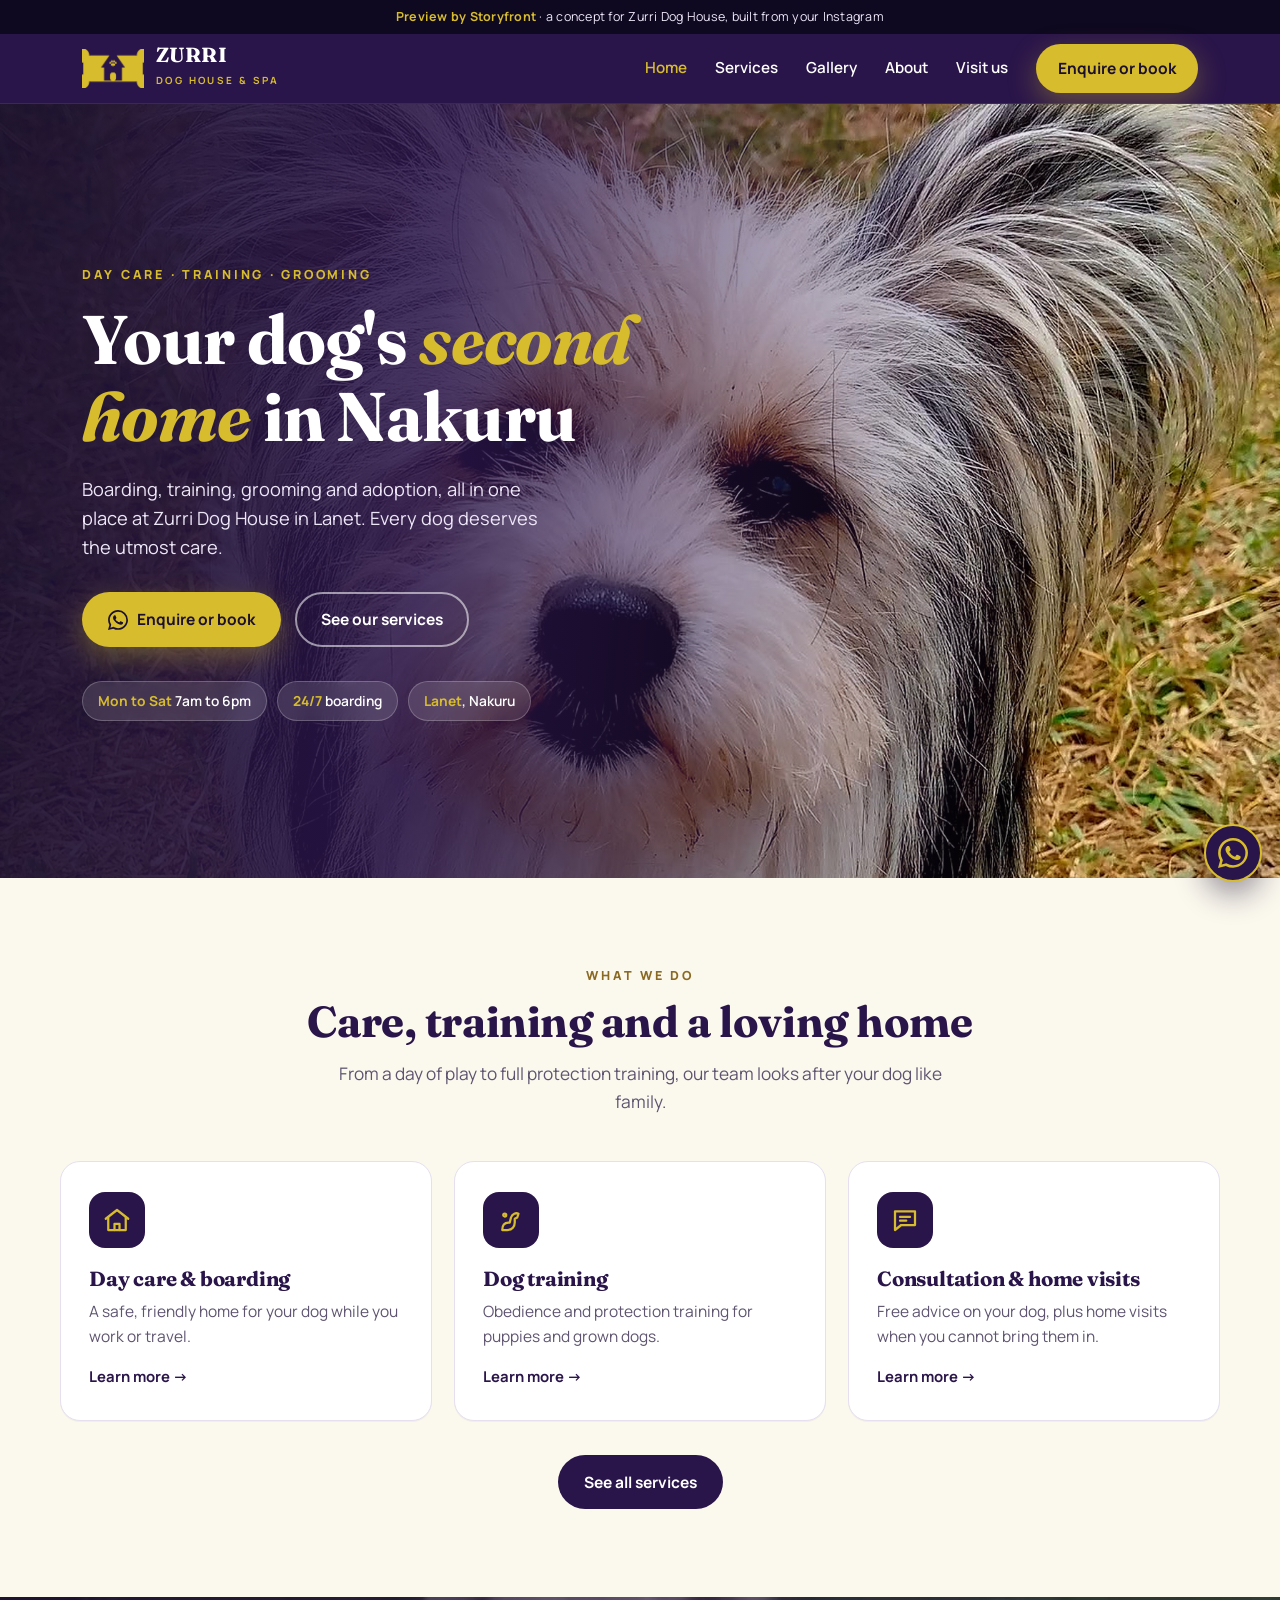
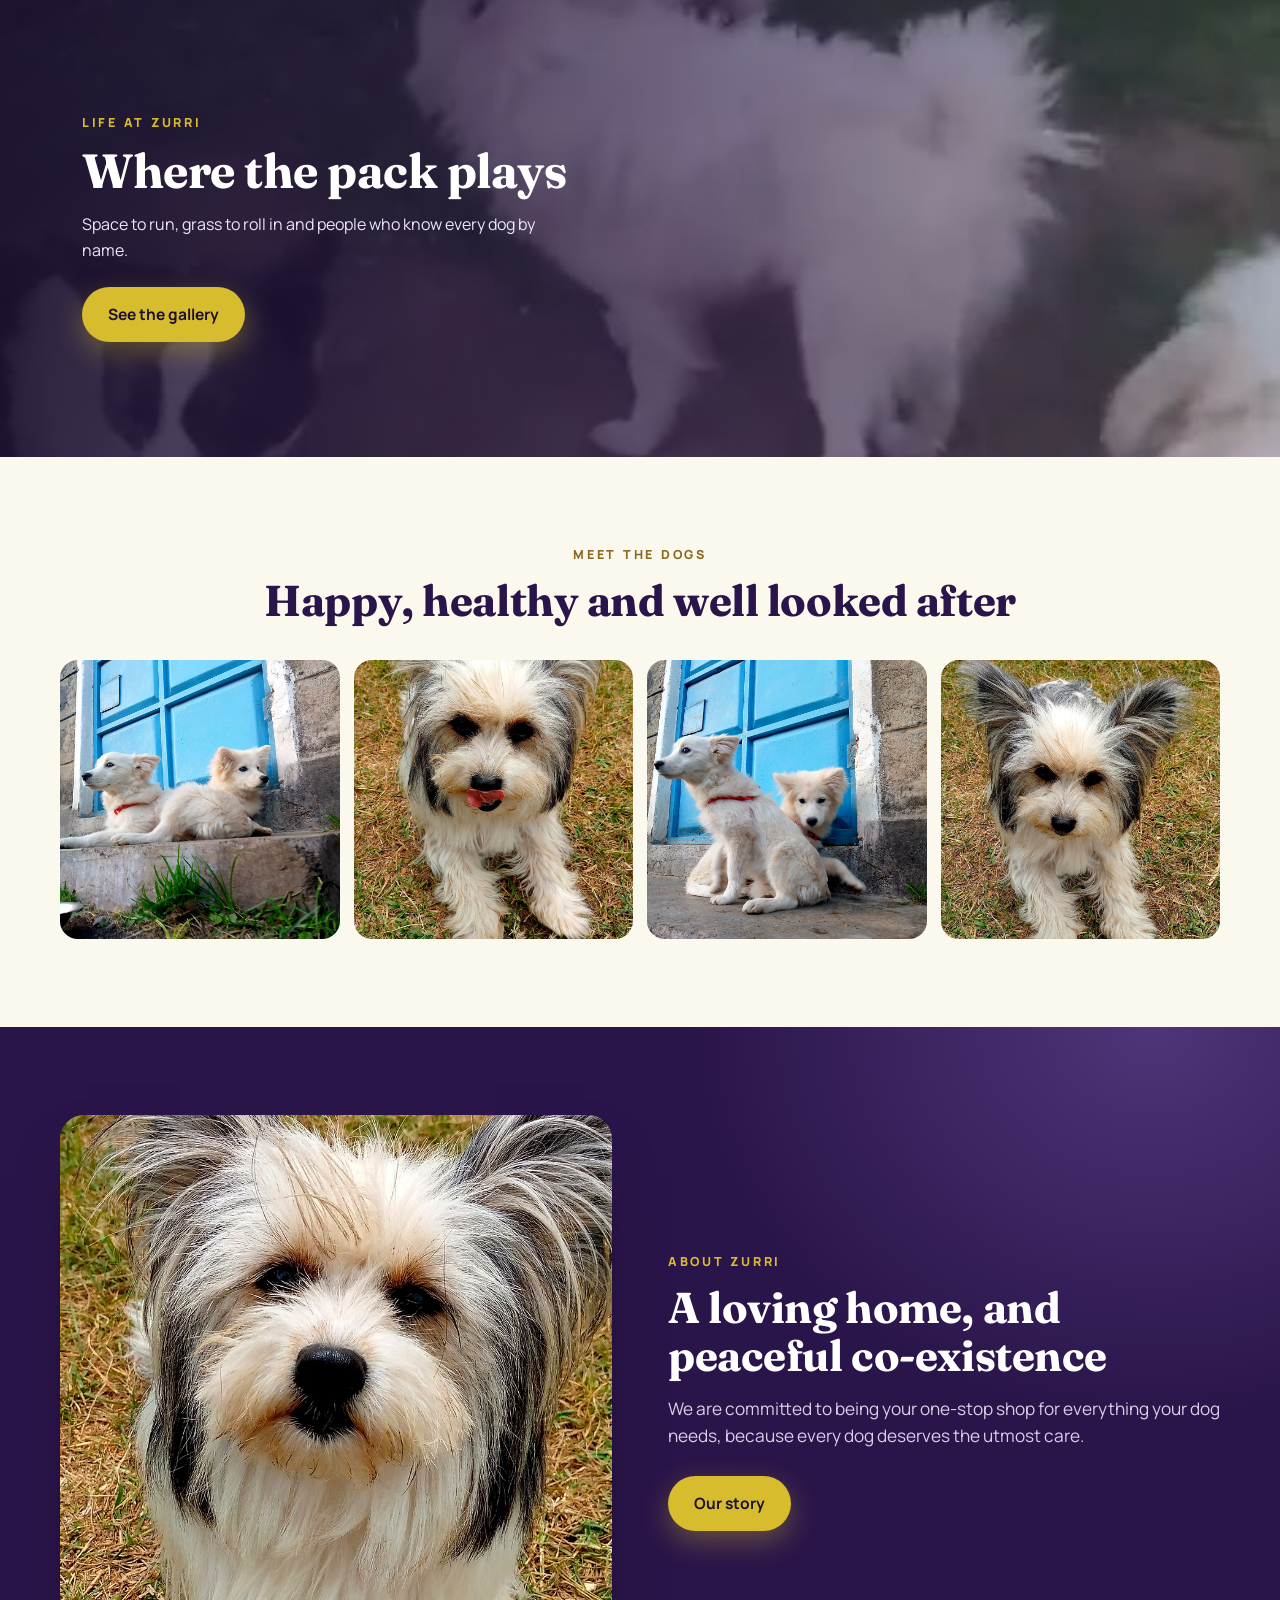
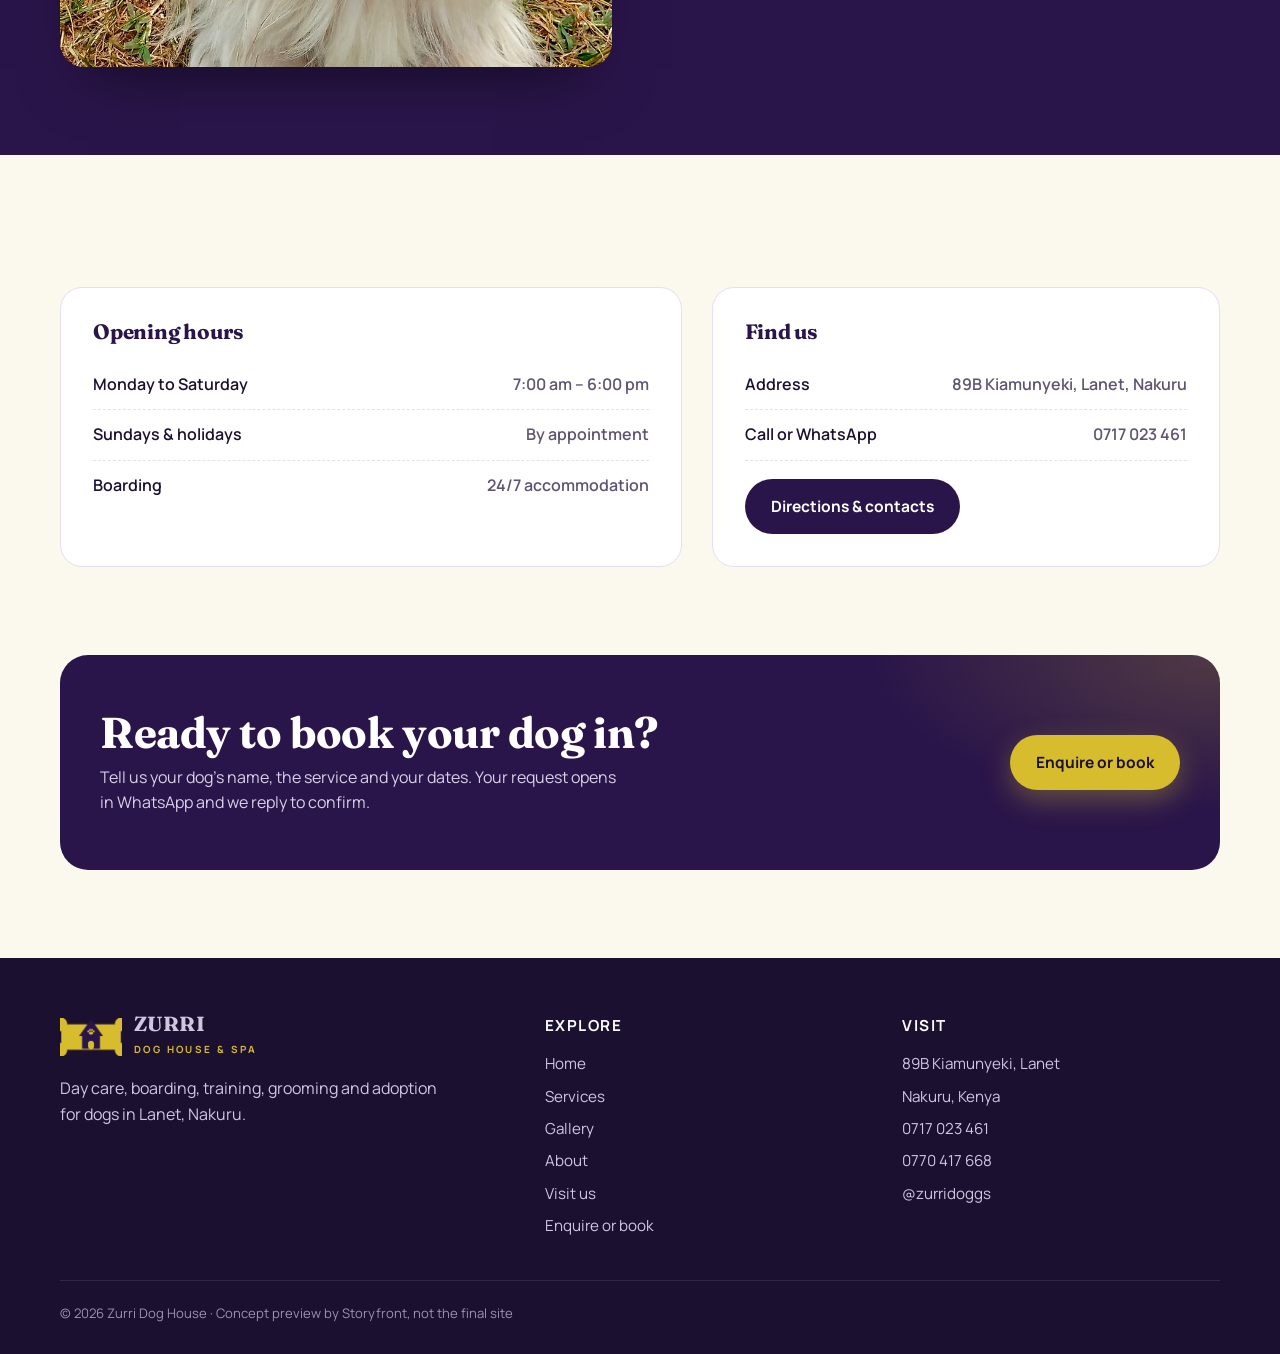
<file: index.html>
﻿<!DOCTYPE html>
<html lang="en"><head><meta charset="UTF-8"><meta name="viewport" content="width=device-width, initial-scale=1"><meta name="robots" content="noindex, nofollow">
<title>Zurri Dog House & Spa | Day care, training and grooming in Nakuru</title><meta name="description" content="Dog day care and boarding, training, grooming and adoption at Zurri Dog House, Lanet, Nakuru. Open Monday to Saturday, 7am to 6pm."><meta name="theme-color" content="#2A154A">
<link rel="canonical" href="https://storyfront-studio.github.io/zurri-dog-house-review/">
<meta property="og:type" content="website"><meta property="og:site_name" content="Zurri Dog House"><meta property="og:title" content="Zurri Dog House & Spa | Day care, training and grooming in Nakuru"><meta property="og:description" content="Dog day care and boarding, training, grooming and adoption at Zurri Dog House, Lanet, Nakuru. Open Monday to Saturday, 7am to 6pm."><meta property="og:url" content="https://storyfront-studio.github.io/zurri-dog-house-review/"><meta property="og:image" content="https://storyfront-studio.github.io/zurri-dog-house-review/assets/img/og-card.jpg"><meta property="og:image:width" content="1200"><meta property="og:image:height" content="630"><meta property="og:image:alt" content="Zurri Dog House and Spa, Lanet, Nakuru">
<meta name="twitter:card" content="summary_large_image"><meta name="twitter:title" content="Zurri Dog House & Spa | Day care, training and grooming in Nakuru"><meta name="twitter:description" content="Dog day care and boarding, training, grooming and adoption at Zurri Dog House, Lanet, Nakuru. Open Monday to Saturday, 7am to 6pm."><meta name="twitter:image" content="https://storyfront-studio.github.io/zurri-dog-house-review/assets/img/og-card.jpg">
<link rel="icon" type="image/png" sizes="32x32" href="assets/img/favicon-32.png"><link rel="apple-touch-icon" href="assets/img/favicon-180.png">
<link rel="preconnect" href="https://fonts.googleapis.com"><link rel="preconnect" href="https://fonts.gstatic.com" crossorigin>
<link href="https://fonts.googleapis.com/css2?family=Fraunces:ital,opsz,wght@0,9..144,600;0,9..144,700;1,9..144,600&family=Manrope:wght@400;500;600;700;800&display=swap" rel="stylesheet">
<link rel="stylesheet" href="assets/css/style.css"></head><body>
<div class="pv"><b>Preview by Storyfront</b> &middot; a concept for Zurri Dog House, built from your Instagram</div>
<header class="hdr"><div class="hdr-in"><a class="brand" href="index.html"><img src="assets/img/logo-badge.png" alt="Zurri Dog House logo"><span><b>ZURRI</b><small>Dog House &amp; Spa</small></span></a>
<nav class="nav" id="nav"><button class="nx" aria-label="Close menu">&times;</button><a href="index.html" class=on>Home</a><a href="services.html">Services</a><a href="gallery.html">Gallery</a><a href="about.html">About</a><a href="contact.html">Visit us</a><a class="btn btn-gold" href="enquire.html">Enquire or book</a></nav>
<button class="tg" aria-label="Open menu"><span></span><span></span><span></span></button></div></header>
<section class="hero"><div class="hero-in"><div class="hero-copy">
<span class="eyebrow">Day care &middot; Training &middot; Grooming</span>
<h1>Your dog's <em>second home</em> in Nakuru</h1>
<p>Boarding, training, grooming and adoption, all in one place at Zurri Dog House in Lanet. Every dog deserves the utmost care.</p>
<div class="ctas"><a class="btn btn-gold" href="enquire.html"><svg width="20" height="20" viewBox="0 0 24 24" fill="currentColor" aria-hidden="true"><path d="M17.5 14.4c-.3-.15-1.76-.87-2.03-.97-.27-.1-.47-.15-.67.15-.2.3-.77.97-.94 1.17-.17.2-.35.22-.65.07-.3-.15-1.26-.46-2.4-1.48-.89-.79-1.49-1.77-1.66-2.07-.17-.3-.02-.46.13-.61.14-.13.3-.35.45-.52.15-.17.2-.3.3-.5.1-.2.05-.37-.02-.52-.08-.15-.68-1.63-.93-2.23-.24-.58-.49-.5-.67-.51h-.57c-.2 0-.52.07-.8.37-.27.3-1.04 1.02-1.04 2.5 0 1.47 1.07 2.9 1.22 3.1.15.2 2.1 3.2 5.1 4.49.71.3 1.27.49 1.7.63.72.23 1.37.2 1.88.12.58-.09 1.76-.72 2.01-1.42.25-.7.25-1.29.17-1.42-.07-.12-.27-.2-.57-.35zM12.05 21.8h-.01a9.87 9.87 0 0 1-5.03-1.38l-.36-.21-3.74.98 1-3.64-.24-.37a9.83 9.83 0 0 1-1.51-5.26c0-5.44 4.43-9.87 9.89-9.87a9.82 9.82 0 0 1 6.98 2.9 9.82 9.82 0 0 1 2.9 6.99c0 5.44-4.44 9.86-9.88 9.86zm8.4-18.27A11.8 11.8 0 0 0 12.04 0C5.46 0 .1 5.35.1 11.92c0 2.1.55 4.15 1.6 5.96L0 24l6.28-1.65a11.93 11.93 0 0 0 5.76 1.47h.01c6.58 0 11.93-5.35 11.93-11.93a11.86 11.86 0 0 0-3.53-8.36z"/></svg> Enquire or book</a><a class="btn btn-line" href="services.html">See our services</a></div>
<div class="chips"><span class="chip"><b>Mon to Sat</b> 7am to 6pm</span><span class="chip"><b>24/7</b> boarding</span><span class="chip"><b>Lanet</b>, Nakuru</span></div></div></div></section>
<section class="sec"><div class="wrap ctr"><span class="eb2">What we do</span><h2>Care, training and a loving home</h2><p class="lead">From a day of play to full protection training, our team looks after your dog like family.</p></div><div class="wrap"><div class="grid"><article class="card rv"><div class="ic"><svg viewBox="0 0 24 24"><path d="M3 11l9-7 9 7"/><path d="M5 10v10h14V10"/><path d="M10 20v-5h4v5"/></svg></div><h3>Day care & boarding</h3><p>A safe, friendly home for your dog while you work or travel.</p><a class="more" href="services.html">Learn more &rarr;</a></article><article class="card rv"><div class="ic"><svg viewBox="0 0 24 24"><path d="M5 20c0-4 2-6 5-6h1l1-4c1-3 4-4 6-3l-1 3-2 1v3c0 3-2 6-6 6z"/><circle cx="7" cy="8" r="1.2"/></svg></div><h3>Dog training</h3><p>Obedience and protection training for puppies and grown dogs.</p><a class="more" href="services.html">Learn more &rarr;</a></article><article class="card rv"><div class="ic"><svg viewBox="0 0 24 24"><path d="M4 5h16v11H9l-5 4z"/><path d="M8 9.5h8M8 12.5h5"/></svg></div><h3>Consultation & home visits</h3><p>Free advice on your dog, plus home visits when you cannot bring them in.</p><a class="more" href="services.html">Learn more &rarr;</a></article></div><p class="ctr" style="margin-top:34px"><a class="btn btn-pur" href="services.html">See all services</a></p></div></section>
<section class="vband"><video autoplay muted loop playsinline preload="metadata" poster="assets/media/pack.jpg" aria-hidden="true"><source src="assets/media/pack.mp4" type="video/mp4"></video><div class="wrap" style="width:100%;padding:60px 22px"><span class="eb2" style="color:var(--gld)">Life at Zurri</span><h2>Where the pack plays</h2><p>Space to run, grass to roll in and people who know every dog by name.</p><a class="btn btn-gold" href="gallery.html">See the gallery</a></div></section>
<section class="sec"><div class="wrap ctr"><span class="eb2">Meet the dogs</span><h2>Happy, healthy and well looked after</h2><div class="strip"><img src="assets/img/g1.jpg" alt="Two white dogs resting on a doorstep" loading="lazy"><img src="assets/img/g2.jpg" alt="A cheeky terrier with its tongue out" loading="lazy"><img src="assets/img/g5.jpg" alt="Two white puppies by a blue door" loading="lazy"><img src="assets/img/g3.jpg" alt="A terrier with big ears" loading="lazy"></div></div></section>
<section class="sec band"><div class="wrap about"><div class="rv"><img src="assets/img/about.jpg" alt="A fluffy dog with big ears looking at the camera" loading="lazy"></div><div class="rv"><span class="eb2" style="color:var(--gld)">About Zurri</span><h2>A loving home, and peaceful co-existence</h2><p class="lead">We are committed to being your one-stop shop for everything your dog needs, because every dog deserves the utmost care.</p><p style="margin-top:26px"><a class="btn btn-gold" href="about.html">Our story</a></p></div></div></section>
<section class="sec"><div class="wrap"><div class="hours"><div class="box rv"><h3>Opening hours</h3><div class="row"><span>Monday to Saturday</span><span>7:00 am &ndash; 6:00 pm</span></div><div class="row"><span>Sundays &amp; holidays</span><span>By appointment</span></div><div class="row"><span>Boarding</span><span>24/7 accommodation</span></div></div>
<div class="box rv"><h3>Find us</h3><div class="row"><span>Address</span><span>89B Kiamunyeki, Lanet, Nakuru</span></div><div class="row"><span>Call or WhatsApp</span><span>0717 023 461</span></div><p style="margin-top:18px"><a class="btn btn-pur" href="contact.html">Directions &amp; contacts</a></p></div></div></div></section>
<section class="sec" style="padding-top:0"><div class="wrap"><div class="cta rv"><div><h2>Ready to book your dog in?</h2><p>Tell us your dog's name, the service and your dates. Your request opens in WhatsApp and we reply to confirm.</p></div><a class="btn btn-gold" href="enquire.html">Enquire or book</a></div></div></section>
<footer class="ftr"><div class="ftr-in"><div><a class="brand" href="index.html"><img src="assets/img/logo-badge.png" alt=""><span><b>ZURRI</b><small>Dog House &amp; Spa</small></span></a><p style="margin-top:16px;max-width:380px">Day care, boarding, training, grooming and adoption for dogs in Lanet, Nakuru.</p></div>
<div><h4>Explore</h4><ul><li><a href="index.html">Home</a></li><li><a href="services.html">Services</a></li><li><a href="gallery.html">Gallery</a></li><li><a href="about.html">About</a></li><li><a href="contact.html">Visit us</a></li><li><a href="enquire.html">Enquire or book</a></li></ul></div>
<div><h4>Visit</h4><ul><li>89B Kiamunyeki, Lanet</li><li>Nakuru, Kenya</li><li><a href="tel:+254717023461">0717 023 461</a></li><li><a href="tel:+254770417668">0770 417 668</a></li><li><a href="https://www.instagram.com/zurridoggs/" target="_blank" rel="noopener">@zurridoggs</a></li></ul></div></div>
<div class="cp">&copy; <span data-y></span> Zurri Dog House &middot; Concept preview by Storyfront, not the final site</div></footer><a class="wf" href="https://wa.me/254717023461?text=Hello%20Zurri%20Dog%20House%21%20I%20would%20like%20to%20ask%20about%20your%20services." target="_blank" rel="noopener" aria-label="Chat on WhatsApp"><svg width="20" height="20" viewBox="0 0 24 24" fill="currentColor" aria-hidden="true"><path d="M17.5 14.4c-.3-.15-1.76-.87-2.03-.97-.27-.1-.47-.15-.67.15-.2.3-.77.97-.94 1.17-.17.2-.35.22-.65.07-.3-.15-1.26-.46-2.4-1.48-.89-.79-1.49-1.77-1.66-2.07-.17-.3-.02-.46.13-.61.14-.13.3-.35.45-.52.15-.17.2-.3.3-.5.1-.2.05-.37-.02-.52-.08-.15-.68-1.63-.93-2.23-.24-.58-.49-.5-.67-.51h-.57c-.2 0-.52.07-.8.37-.27.3-1.04 1.02-1.04 2.5 0 1.47 1.07 2.9 1.22 3.1.15.2 2.1 3.2 5.1 4.49.71.3 1.27.49 1.7.63.72.23 1.37.2 1.88.12.58-.09 1.76-.72 2.01-1.42.25-.7.25-1.29.17-1.42-.07-.12-.27-.2-.57-.35zM12.05 21.8h-.01a9.87 9.87 0 0 1-5.03-1.38l-.36-.21-3.74.98 1-3.64-.24-.37a9.83 9.83 0 0 1-1.51-5.26c0-5.44 4.43-9.87 9.89-9.87a9.82 9.82 0 0 1 6.98 2.9 9.82 9.82 0 0 1 2.9 6.99c0 5.44-4.44 9.86-9.88 9.86zm8.4-18.27A11.8 11.8 0 0 0 12.04 0C5.46 0 .1 5.35.1 11.92c0 2.1.55 4.15 1.6 5.96L0 24l6.28-1.65a11.93 11.93 0 0 0 5.76 1.47h.01c6.58 0 11.93-5.35 11.93-11.93a11.86 11.86 0 0 0-3.53-8.36z"/></svg></a>
<script src="assets/js/main.js"></script></body></html>
</file>
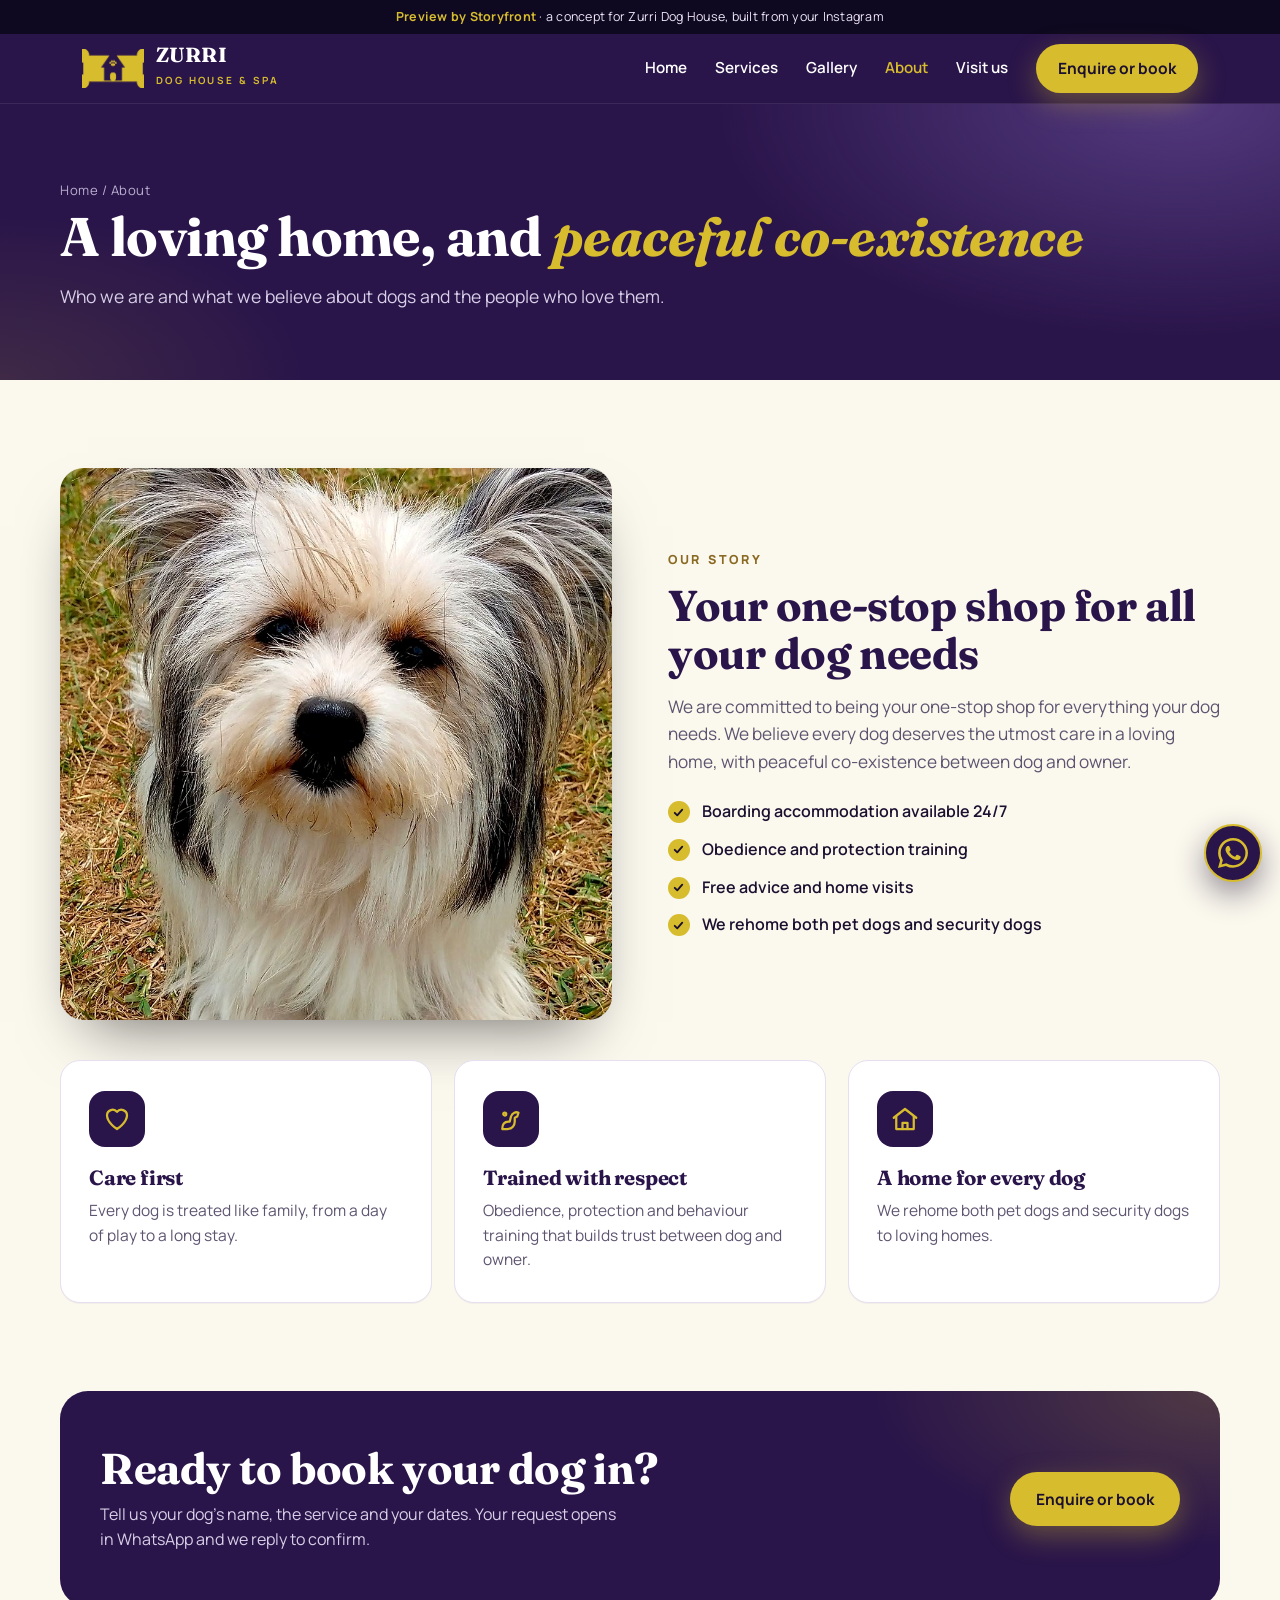
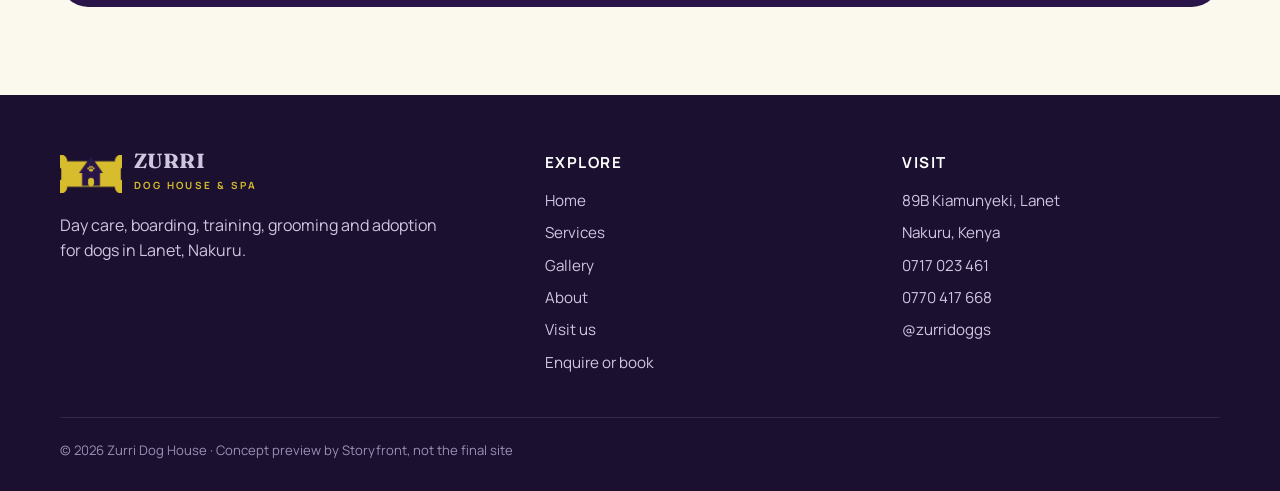
<file: about.html>
﻿<!DOCTYPE html>
<html lang="en"><head><meta charset="UTF-8"><meta name="viewport" content="width=device-width, initial-scale=1"><meta name="robots" content="noindex, nofollow">
<title>About | Zurri Dog House & Spa</title><meta name="description" content="Zurri Dog House is your one-stop shop for dog care in Lanet, Nakuru. Every dog deserves the utmost care in a loving home."><meta name="theme-color" content="#2A154A">
<link rel="canonical" href="https://storyfront-studio.github.io/zurri-dog-house-review/about.html">
<meta property="og:type" content="website"><meta property="og:site_name" content="Zurri Dog House"><meta property="og:title" content="About | Zurri Dog House & Spa"><meta property="og:description" content="Zurri Dog House is your one-stop shop for dog care in Lanet, Nakuru. Every dog deserves the utmost care in a loving home."><meta property="og:url" content="https://storyfront-studio.github.io/zurri-dog-house-review/about.html"><meta property="og:image" content="https://storyfront-studio.github.io/zurri-dog-house-review/assets/img/og-card.jpg"><meta property="og:image:width" content="1200"><meta property="og:image:height" content="630"><meta property="og:image:alt" content="Zurri Dog House and Spa, Lanet, Nakuru">
<meta name="twitter:card" content="summary_large_image"><meta name="twitter:title" content="About | Zurri Dog House & Spa"><meta name="twitter:description" content="Zurri Dog House is your one-stop shop for dog care in Lanet, Nakuru. Every dog deserves the utmost care in a loving home."><meta name="twitter:image" content="https://storyfront-studio.github.io/zurri-dog-house-review/assets/img/og-card.jpg">
<link rel="icon" type="image/png" sizes="32x32" href="assets/img/favicon-32.png"><link rel="apple-touch-icon" href="assets/img/favicon-180.png">
<link rel="preconnect" href="https://fonts.googleapis.com"><link rel="preconnect" href="https://fonts.gstatic.com" crossorigin>
<link href="https://fonts.googleapis.com/css2?family=Fraunces:ital,opsz,wght@0,9..144,600;0,9..144,700;1,9..144,600&family=Manrope:wght@400;500;600;700;800&display=swap" rel="stylesheet">
<link rel="stylesheet" href="assets/css/style.css"></head><body>
<div class="pv"><b>Preview by Storyfront</b> &middot; a concept for Zurri Dog House, built from your Instagram</div>
<header class="hdr"><div class="hdr-in"><a class="brand" href="index.html"><img src="assets/img/logo-badge.png" alt="Zurri Dog House logo"><span><b>ZURRI</b><small>Dog House &amp; Spa</small></span></a>
<nav class="nav" id="nav"><button class="nx" aria-label="Close menu">&times;</button><a href="index.html">Home</a><a href="services.html">Services</a><a href="gallery.html">Gallery</a><a href="about.html" class=on>About</a><a href="contact.html">Visit us</a><a class="btn btn-gold" href="enquire.html">Enquire or book</a></nav>
<button class="tg" aria-label="Open menu"><span></span><span></span><span></span></button></div></header>
<section class="ph"><div class="wrap"><div class="crumb"><a href="index.html">Home</a> / About</div><h1>A loving home, and <em>peaceful co-existence</em></h1><p>Who we are and what we believe about dogs and the people who love them.</p></div></section><section class="sec"><div class="wrap about"><div class="rv"><img src="assets/img/about.jpg" alt="A fluffy dog with big ears looking at the camera" loading="lazy"></div><div class="rv"><span class="eb2">Our story</span><h2>Your one-stop shop for all your dog needs</h2><p class="lead">We are committed to being your one-stop shop for everything your dog needs. We believe every dog deserves the utmost care in a loving home, with peaceful co-existence between dog and owner.</p><ul class="list" style="color:var(--ink)"><li>Boarding accommodation available 24/7</li><li>Obedience and protection training</li><li>Free advice and home visits</li><li>We rehome both pet dogs and security dogs</li></ul></div></div>
<div class="wrap"><div class="vals"><div class="card rv"><div class="ic"><svg viewBox="0 0 24 24"><path d="M12 20s-8-5-8-11a4.5 4.5 0 0 1 8-2.7A4.5 4.5 0 0 1 20 9c0 6-8 11-8 11z"/></svg></div><h3>Care first</h3><p>Every dog is treated like family, from a day of play to a long stay.</p></div><div class="card rv"><div class="ic"><svg viewBox="0 0 24 24"><path d="M5 20c0-4 2-6 5-6h1l1-4c1-3 4-4 6-3l-1 3-2 1v3c0 3-2 6-6 6z"/><circle cx="7" cy="8" r="1.2"/></svg></div><h3>Trained with respect</h3><p>Obedience, protection and behaviour training that builds trust between dog and owner.</p></div><div class="card rv"><div class="ic"><svg viewBox="0 0 24 24"><path d="M3 11l9-7 9 7"/><path d="M5 10v10h14V10"/><path d="M10 20v-5h4v5"/></svg></div><h3>A home for every dog</h3><p>We rehome both pet dogs and security dogs to loving homes.</p></div></div></div></section><section class="sec" style="padding-top:0"><div class="wrap"><div class="cta rv"><div><h2>Ready to book your dog in?</h2><p>Tell us your dog's name, the service and your dates. Your request opens in WhatsApp and we reply to confirm.</p></div><a class="btn btn-gold" href="enquire.html">Enquire or book</a></div></div></section>
<footer class="ftr"><div class="ftr-in"><div><a class="brand" href="index.html"><img src="assets/img/logo-badge.png" alt=""><span><b>ZURRI</b><small>Dog House &amp; Spa</small></span></a><p style="margin-top:16px;max-width:380px">Day care, boarding, training, grooming and adoption for dogs in Lanet, Nakuru.</p></div>
<div><h4>Explore</h4><ul><li><a href="index.html">Home</a></li><li><a href="services.html">Services</a></li><li><a href="gallery.html">Gallery</a></li><li><a href="about.html">About</a></li><li><a href="contact.html">Visit us</a></li><li><a href="enquire.html">Enquire or book</a></li></ul></div>
<div><h4>Visit</h4><ul><li>89B Kiamunyeki, Lanet</li><li>Nakuru, Kenya</li><li><a href="tel:+254717023461">0717 023 461</a></li><li><a href="tel:+254770417668">0770 417 668</a></li><li><a href="https://www.instagram.com/zurridoggs/" target="_blank" rel="noopener">@zurridoggs</a></li></ul></div></div>
<div class="cp">&copy; <span data-y></span> Zurri Dog House &middot; Concept preview by Storyfront, not the final site</div></footer><a class="wf" href="https://wa.me/254717023461?text=Hello%20Zurri%20Dog%20House%21%20I%20would%20like%20to%20ask%20about%20your%20services." target="_blank" rel="noopener" aria-label="Chat on WhatsApp"><svg width="20" height="20" viewBox="0 0 24 24" fill="currentColor" aria-hidden="true"><path d="M17.5 14.4c-.3-.15-1.76-.87-2.03-.97-.27-.1-.47-.15-.67.15-.2.3-.77.97-.94 1.17-.17.2-.35.22-.65.07-.3-.15-1.26-.46-2.4-1.48-.89-.79-1.49-1.77-1.66-2.07-.17-.3-.02-.46.13-.61.14-.13.3-.35.45-.52.15-.17.2-.3.3-.5.1-.2.05-.37-.02-.52-.08-.15-.68-1.63-.93-2.23-.24-.58-.49-.5-.67-.51h-.57c-.2 0-.52.07-.8.37-.27.3-1.04 1.02-1.04 2.5 0 1.47 1.07 2.9 1.22 3.1.15.2 2.1 3.2 5.1 4.49.71.3 1.27.49 1.7.63.72.23 1.37.2 1.88.12.58-.09 1.76-.72 2.01-1.42.25-.7.25-1.29.17-1.42-.07-.12-.27-.2-.57-.35zM12.05 21.8h-.01a9.87 9.87 0 0 1-5.03-1.38l-.36-.21-3.74.98 1-3.64-.24-.37a9.83 9.83 0 0 1-1.51-5.26c0-5.44 4.43-9.87 9.89-9.87a9.82 9.82 0 0 1 6.98 2.9 9.82 9.82 0 0 1 2.9 6.99c0 5.44-4.44 9.86-9.88 9.86zm8.4-18.27A11.8 11.8 0 0 0 12.04 0C5.46 0 .1 5.35.1 11.92c0 2.1.55 4.15 1.6 5.96L0 24l6.28-1.65a11.93 11.93 0 0 0 5.76 1.47h.01c6.58 0 11.93-5.35 11.93-11.93a11.86 11.86 0 0 0-3.53-8.36z"/></svg></a>
<script src="assets/js/main.js"></script></body></html>
</file>
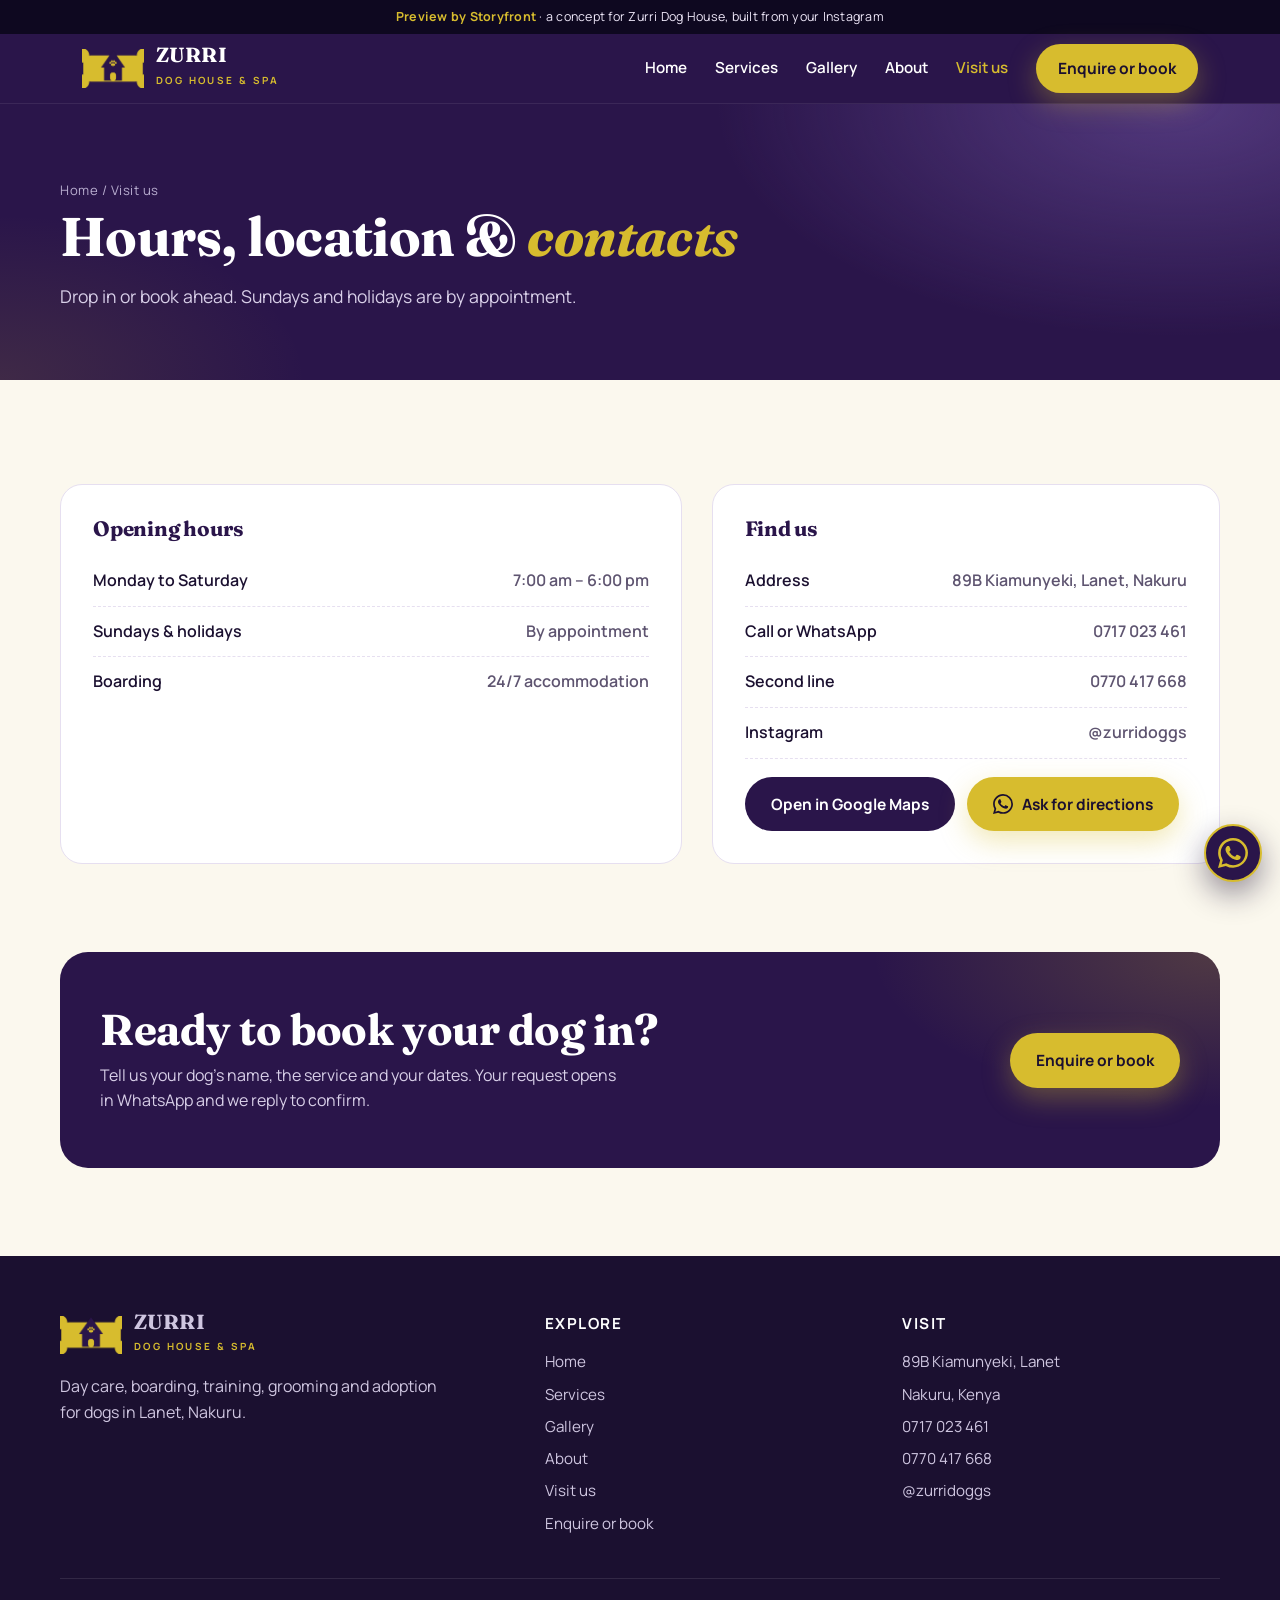
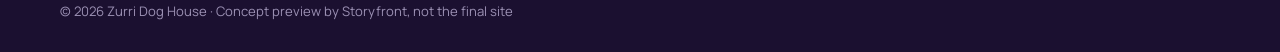
<file: contact.html>
﻿<!DOCTYPE html>
<html lang="en"><head><meta charset="UTF-8"><meta name="viewport" content="width=device-width, initial-scale=1"><meta name="robots" content="noindex, nofollow">
<title>Visit us | Zurri Dog House & Spa</title><meta name="description" content="Opening hours, address and contacts for Zurri Dog House, 89B Kiamunyeki, Lanet, Nakuru."><meta name="theme-color" content="#2A154A">
<link rel="canonical" href="https://storyfront-studio.github.io/zurri-dog-house-review/contact.html">
<meta property="og:type" content="website"><meta property="og:site_name" content="Zurri Dog House"><meta property="og:title" content="Visit us | Zurri Dog House & Spa"><meta property="og:description" content="Opening hours, address and contacts for Zurri Dog House, 89B Kiamunyeki, Lanet, Nakuru."><meta property="og:url" content="https://storyfront-studio.github.io/zurri-dog-house-review/contact.html"><meta property="og:image" content="https://storyfront-studio.github.io/zurri-dog-house-review/assets/img/og-card.jpg"><meta property="og:image:width" content="1200"><meta property="og:image:height" content="630"><meta property="og:image:alt" content="Zurri Dog House and Spa, Lanet, Nakuru">
<meta name="twitter:card" content="summary_large_image"><meta name="twitter:title" content="Visit us | Zurri Dog House & Spa"><meta name="twitter:description" content="Opening hours, address and contacts for Zurri Dog House, 89B Kiamunyeki, Lanet, Nakuru."><meta name="twitter:image" content="https://storyfront-studio.github.io/zurri-dog-house-review/assets/img/og-card.jpg">
<link rel="icon" type="image/png" sizes="32x32" href="assets/img/favicon-32.png"><link rel="apple-touch-icon" href="assets/img/favicon-180.png">
<link rel="preconnect" href="https://fonts.googleapis.com"><link rel="preconnect" href="https://fonts.gstatic.com" crossorigin>
<link href="https://fonts.googleapis.com/css2?family=Fraunces:ital,opsz,wght@0,9..144,600;0,9..144,700;1,9..144,600&family=Manrope:wght@400;500;600;700;800&display=swap" rel="stylesheet">
<link rel="stylesheet" href="assets/css/style.css"></head><body>
<div class="pv"><b>Preview by Storyfront</b> &middot; a concept for Zurri Dog House, built from your Instagram</div>
<header class="hdr"><div class="hdr-in"><a class="brand" href="index.html"><img src="assets/img/logo-badge.png" alt="Zurri Dog House logo"><span><b>ZURRI</b><small>Dog House &amp; Spa</small></span></a>
<nav class="nav" id="nav"><button class="nx" aria-label="Close menu">&times;</button><a href="index.html">Home</a><a href="services.html">Services</a><a href="gallery.html">Gallery</a><a href="about.html">About</a><a href="contact.html" class=on>Visit us</a><a class="btn btn-gold" href="enquire.html">Enquire or book</a></nav>
<button class="tg" aria-label="Open menu"><span></span><span></span><span></span></button></div></header>
<section class="ph"><div class="wrap"><div class="crumb"><a href="index.html">Home</a> / Visit us</div><h1>Hours, location &amp; <em>contacts</em></h1><p>Drop in or book ahead. Sundays and holidays are by appointment.</p></div></section><section class="sec" style="padding-top:60px"><div class="wrap"><div class="hours"><div class="box rv"><h3>Opening hours</h3><div class="row"><span>Monday to Saturday</span><span>7:00 am &ndash; 6:00 pm</span></div><div class="row"><span>Sundays &amp; holidays</span><span>By appointment</span></div><div class="row"><span>Boarding</span><span>24/7 accommodation</span></div></div>
<div class="box rv"><h3>Find us</h3><div class="row"><span>Address</span><span>89B Kiamunyeki, Lanet, Nakuru</span></div><div class="row"><span>Call or WhatsApp</span><span>0717 023 461</span></div><div class="row"><span>Second line</span><span>0770 417 668</span></div><div class="row"><span>Instagram</span><span>@zurridoggs</span></div><p style="margin-top:18px;display:flex;gap:12px;flex-wrap:wrap"><a class="btn btn-pur" href="https://www.google.com/maps/search/Zurri+Dog+House+Kiamunyeki+Lanet+Nakuru" target="_blank" rel="noopener">Open in Google Maps</a><a class="btn btn-gold" href="https://wa.me/254717023461?text=Hello%20Zurri%20Dog%20House%21%20Could%20you%20guide%20me%20to%20your%20location%3F" target="_blank" rel="noopener"><svg width="20" height="20" viewBox="0 0 24 24" fill="currentColor" aria-hidden="true"><path d="M17.5 14.4c-.3-.15-1.76-.87-2.03-.97-.27-.1-.47-.15-.67.15-.2.3-.77.97-.94 1.17-.17.2-.35.22-.65.07-.3-.15-1.26-.46-2.4-1.48-.89-.79-1.49-1.77-1.66-2.07-.17-.3-.02-.46.13-.61.14-.13.3-.35.45-.52.15-.17.2-.3.3-.5.1-.2.05-.37-.02-.52-.08-.15-.68-1.63-.93-2.23-.24-.58-.49-.5-.67-.51h-.57c-.2 0-.52.07-.8.37-.27.3-1.04 1.02-1.04 2.5 0 1.47 1.07 2.9 1.22 3.1.15.2 2.1 3.2 5.1 4.49.71.3 1.27.49 1.7.63.72.23 1.37.2 1.88.12.58-.09 1.76-.72 2.01-1.42.25-.7.25-1.29.17-1.42-.07-.12-.27-.2-.57-.35zM12.05 21.8h-.01a9.87 9.87 0 0 1-5.03-1.38l-.36-.21-3.74.98 1-3.64-.24-.37a9.83 9.83 0 0 1-1.51-5.26c0-5.44 4.43-9.87 9.89-9.87a9.82 9.82 0 0 1 6.98 2.9 9.82 9.82 0 0 1 2.9 6.99c0 5.44-4.44 9.86-9.88 9.86zm8.4-18.27A11.8 11.8 0 0 0 12.04 0C5.46 0 .1 5.35.1 11.92c0 2.1.55 4.15 1.6 5.96L0 24l6.28-1.65a11.93 11.93 0 0 0 5.76 1.47h.01c6.58 0 11.93-5.35 11.93-11.93a11.86 11.86 0 0 0-3.53-8.36z"/></svg> Ask for directions</a></p></div></div></div></section><section class="sec" style="padding-top:0"><div class="wrap"><div class="cta rv"><div><h2>Ready to book your dog in?</h2><p>Tell us your dog's name, the service and your dates. Your request opens in WhatsApp and we reply to confirm.</p></div><a class="btn btn-gold" href="enquire.html">Enquire or book</a></div></div></section>
<footer class="ftr"><div class="ftr-in"><div><a class="brand" href="index.html"><img src="assets/img/logo-badge.png" alt=""><span><b>ZURRI</b><small>Dog House &amp; Spa</small></span></a><p style="margin-top:16px;max-width:380px">Day care, boarding, training, grooming and adoption for dogs in Lanet, Nakuru.</p></div>
<div><h4>Explore</h4><ul><li><a href="index.html">Home</a></li><li><a href="services.html">Services</a></li><li><a href="gallery.html">Gallery</a></li><li><a href="about.html">About</a></li><li><a href="contact.html">Visit us</a></li><li><a href="enquire.html">Enquire or book</a></li></ul></div>
<div><h4>Visit</h4><ul><li>89B Kiamunyeki, Lanet</li><li>Nakuru, Kenya</li><li><a href="tel:+254717023461">0717 023 461</a></li><li><a href="tel:+254770417668">0770 417 668</a></li><li><a href="https://www.instagram.com/zurridoggs/" target="_blank" rel="noopener">@zurridoggs</a></li></ul></div></div>
<div class="cp">&copy; <span data-y></span> Zurri Dog House &middot; Concept preview by Storyfront, not the final site</div></footer><a class="wf" href="https://wa.me/254717023461?text=Hello%20Zurri%20Dog%20House%21%20I%20would%20like%20to%20ask%20about%20your%20services." target="_blank" rel="noopener" aria-label="Chat on WhatsApp"><svg width="20" height="20" viewBox="0 0 24 24" fill="currentColor" aria-hidden="true"><path d="M17.5 14.4c-.3-.15-1.76-.87-2.03-.97-.27-.1-.47-.15-.67.15-.2.3-.77.97-.94 1.17-.17.2-.35.22-.65.07-.3-.15-1.26-.46-2.4-1.48-.89-.79-1.49-1.77-1.66-2.07-.17-.3-.02-.46.13-.61.14-.13.3-.35.45-.52.15-.17.2-.3.3-.5.1-.2.05-.37-.02-.52-.08-.15-.68-1.63-.93-2.23-.24-.58-.49-.5-.67-.51h-.57c-.2 0-.52.07-.8.37-.27.3-1.04 1.02-1.04 2.5 0 1.47 1.07 2.9 1.22 3.1.15.2 2.1 3.2 5.1 4.49.71.3 1.27.49 1.7.63.72.23 1.37.2 1.88.12.58-.09 1.76-.72 2.01-1.42.25-.7.25-1.29.17-1.42-.07-.12-.27-.2-.57-.35zM12.05 21.8h-.01a9.87 9.87 0 0 1-5.03-1.38l-.36-.21-3.74.98 1-3.64-.24-.37a9.83 9.83 0 0 1-1.51-5.26c0-5.44 4.43-9.87 9.89-9.87a9.82 9.82 0 0 1 6.98 2.9 9.82 9.82 0 0 1 2.9 6.99c0 5.44-4.44 9.86-9.88 9.86zm8.4-18.27A11.8 11.8 0 0 0 12.04 0C5.46 0 .1 5.35.1 11.92c0 2.1.55 4.15 1.6 5.96L0 24l6.28-1.65a11.93 11.93 0 0 0 5.76 1.47h.01c6.58 0 11.93-5.35 11.93-11.93a11.86 11.86 0 0 0-3.53-8.36z"/></svg></a>
<script src="assets/js/main.js"></script></body></html>
</file>
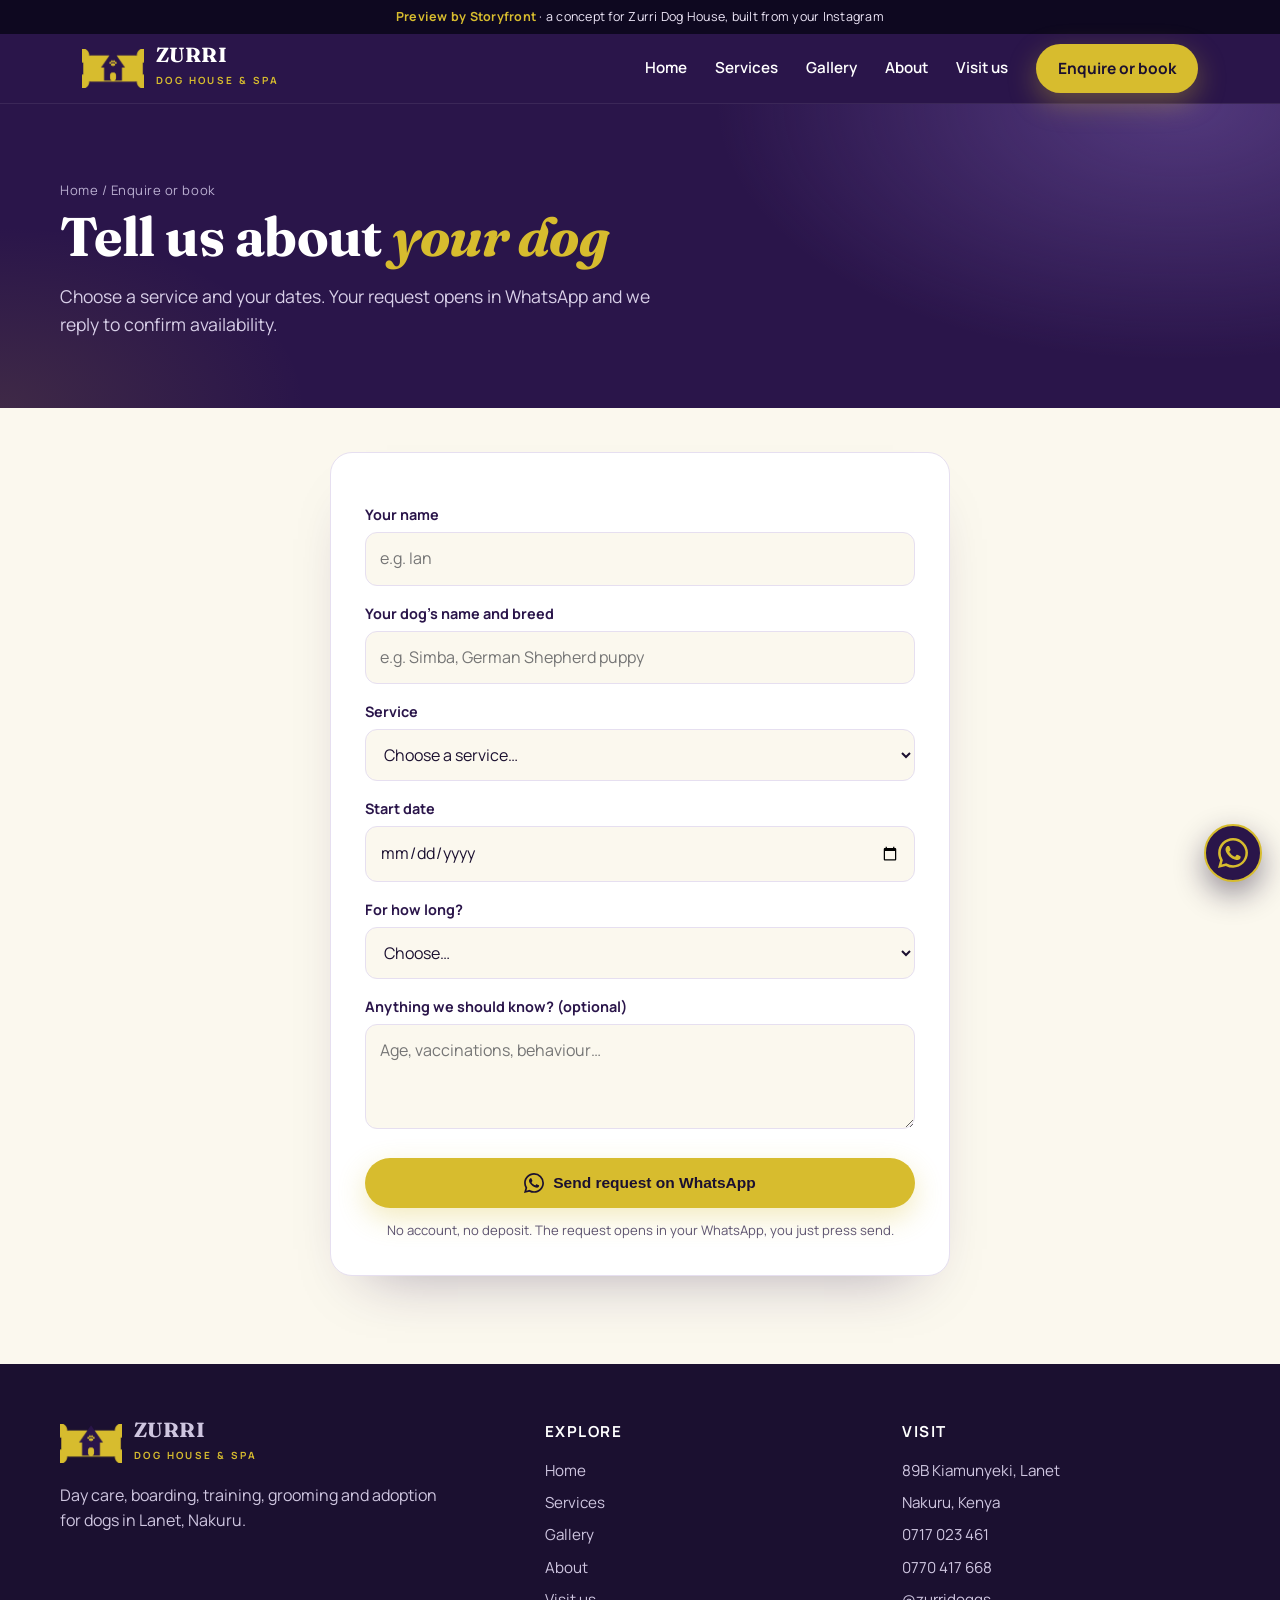
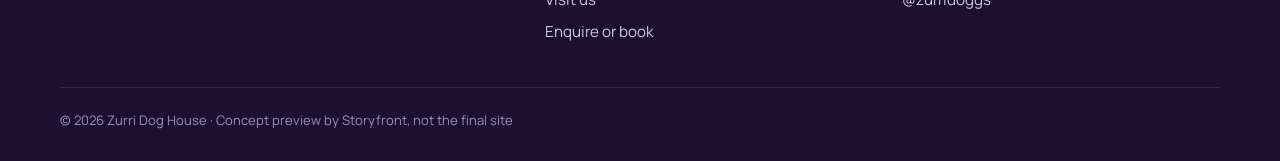
<file: enquire.html>
﻿<!DOCTYPE html>
<html lang="en"><head><meta charset="UTF-8"><meta name="viewport" content="width=device-width, initial-scale=1"><meta name="robots" content="noindex, nofollow">
<title>Enquire or book | Zurri Dog House & Spa</title><meta name="description" content="Book dog day care, boarding, training or grooming at Zurri Dog House. Your request opens in WhatsApp."><meta name="theme-color" content="#2A154A">
<link rel="canonical" href="https://storyfront-studio.github.io/zurri-dog-house-review/enquire.html">
<meta property="og:type" content="website"><meta property="og:site_name" content="Zurri Dog House"><meta property="og:title" content="Enquire or book | Zurri Dog House & Spa"><meta property="og:description" content="Book dog day care, boarding, training or grooming at Zurri Dog House. Your request opens in WhatsApp."><meta property="og:url" content="https://storyfront-studio.github.io/zurri-dog-house-review/enquire.html"><meta property="og:image" content="https://storyfront-studio.github.io/zurri-dog-house-review/assets/img/og-card.jpg"><meta property="og:image:width" content="1200"><meta property="og:image:height" content="630"><meta property="og:image:alt" content="Zurri Dog House and Spa, Lanet, Nakuru">
<meta name="twitter:card" content="summary_large_image"><meta name="twitter:title" content="Enquire or book | Zurri Dog House & Spa"><meta name="twitter:description" content="Book dog day care, boarding, training or grooming at Zurri Dog House. Your request opens in WhatsApp."><meta name="twitter:image" content="https://storyfront-studio.github.io/zurri-dog-house-review/assets/img/og-card.jpg">
<link rel="icon" type="image/png" sizes="32x32" href="assets/img/favicon-32.png"><link rel="apple-touch-icon" href="assets/img/favicon-180.png">
<link rel="preconnect" href="https://fonts.googleapis.com"><link rel="preconnect" href="https://fonts.gstatic.com" crossorigin>
<link href="https://fonts.googleapis.com/css2?family=Fraunces:ital,opsz,wght@0,9..144,600;0,9..144,700;1,9..144,600&family=Manrope:wght@400;500;600;700;800&display=swap" rel="stylesheet">
<link rel="stylesheet" href="assets/css/style.css"></head><body>
<div class="pv"><b>Preview by Storyfront</b> &middot; a concept for Zurri Dog House, built from your Instagram</div>
<header class="hdr"><div class="hdr-in"><a class="brand" href="index.html"><img src="assets/img/logo-badge.png" alt="Zurri Dog House logo"><span><b>ZURRI</b><small>Dog House &amp; Spa</small></span></a>
<nav class="nav" id="nav"><button class="nx" aria-label="Close menu">&times;</button><a href="index.html">Home</a><a href="services.html">Services</a><a href="gallery.html">Gallery</a><a href="about.html">About</a><a href="contact.html">Visit us</a><a class="btn btn-gold" href="enquire.html">Enquire or book</a></nav>
<button class="tg" aria-label="Open menu"><span></span><span></span><span></span></button></div></header>
<section class="ph"><div class="wrap"><div class="crumb"><a href="index.html">Home</a> / Enquire or book</div><h1>Tell us about <em>your dog</em></h1><p>Choose a service and your dates. Your request opens in WhatsApp and we reply to confirm availability.</p></div></section><section class="sec" style="padding-top:44px"><div class="wrap"><form class="fc rv" id="enq" style="margin-top:0"><label for="n">Your name</label><input id="n" required placeholder="e.g. Ian"><label for="d">Your dog's name and breed</label><input id="d" required placeholder="e.g. Simba, German Shepherd puppy"><label for="s">Service</label><select id="s" required><option value="" disabled selected>Choose a service&hellip;</option><option>Day care and boarding</option><option>Dog training</option><option>Consultation and home visit</option><option>Security dogs for hire</option><option>Grooming and kennel care</option><option>Dog breeding and adoption</option><option>Not sure yet, advise me</option></select><label for="dt">Start date</label><input id="dt" type="date" required><label for="ln">For how long?</label><select id="ln" required><option value="" disabled selected>Choose&hellip;</option><option>Just a day</option><option>A few days</option><option>A week or more</option><option>Ongoing classes</option></select><label for="nt">Anything we should know? (optional)</label><textarea id="nt" rows="3" placeholder="Age, vaccinations, behaviour&hellip;"></textarea><button class="btn" type="submit"><svg width="20" height="20" viewBox="0 0 24 24" fill="currentColor" aria-hidden="true"><path d="M17.5 14.4c-.3-.15-1.76-.87-2.03-.97-.27-.1-.47-.15-.67.15-.2.3-.77.97-.94 1.17-.17.2-.35.22-.65.07-.3-.15-1.26-.46-2.4-1.48-.89-.79-1.49-1.77-1.66-2.07-.17-.3-.02-.46.13-.61.14-.13.3-.35.45-.52.15-.17.2-.3.3-.5.1-.2.05-.37-.02-.52-.08-.15-.68-1.63-.93-2.23-.24-.58-.49-.5-.67-.51h-.57c-.2 0-.52.07-.8.37-.27.3-1.04 1.02-1.04 2.5 0 1.47 1.07 2.9 1.22 3.1.15.2 2.1 3.2 5.1 4.49.71.3 1.27.49 1.7.63.72.23 1.37.2 1.88.12.58-.09 1.76-.72 2.01-1.42.25-.7.25-1.29.17-1.42-.07-.12-.27-.2-.57-.35zM12.05 21.8h-.01a9.87 9.87 0 0 1-5.03-1.38l-.36-.21-3.74.98 1-3.64-.24-.37a9.83 9.83 0 0 1-1.51-5.26c0-5.44 4.43-9.87 9.89-9.87a9.82 9.82 0 0 1 6.98 2.9 9.82 9.82 0 0 1 2.9 6.99c0 5.44-4.44 9.86-9.88 9.86zm8.4-18.27A11.8 11.8 0 0 0 12.04 0C5.46 0 .1 5.35.1 11.92c0 2.1.55 4.15 1.6 5.96L0 24l6.28-1.65a11.93 11.93 0 0 0 5.76 1.47h.01c6.58 0 11.93-5.35 11.93-11.93a11.86 11.86 0 0 0-3.53-8.36z"/></svg> Send request on WhatsApp</button><p class="hint">No account, no deposit. The request opens in your WhatsApp, you just press send.</p></form></div></section>
<footer class="ftr"><div class="ftr-in"><div><a class="brand" href="index.html"><img src="assets/img/logo-badge.png" alt=""><span><b>ZURRI</b><small>Dog House &amp; Spa</small></span></a><p style="margin-top:16px;max-width:380px">Day care, boarding, training, grooming and adoption for dogs in Lanet, Nakuru.</p></div>
<div><h4>Explore</h4><ul><li><a href="index.html">Home</a></li><li><a href="services.html">Services</a></li><li><a href="gallery.html">Gallery</a></li><li><a href="about.html">About</a></li><li><a href="contact.html">Visit us</a></li><li><a href="enquire.html">Enquire or book</a></li></ul></div>
<div><h4>Visit</h4><ul><li>89B Kiamunyeki, Lanet</li><li>Nakuru, Kenya</li><li><a href="tel:+254717023461">0717 023 461</a></li><li><a href="tel:+254770417668">0770 417 668</a></li><li><a href="https://www.instagram.com/zurridoggs/" target="_blank" rel="noopener">@zurridoggs</a></li></ul></div></div>
<div class="cp">&copy; <span data-y></span> Zurri Dog House &middot; Concept preview by Storyfront, not the final site</div></footer><a class="wf" href="https://wa.me/254717023461?text=Hello%20Zurri%20Dog%20House%21%20I%20would%20like%20to%20ask%20about%20your%20services." target="_blank" rel="noopener" aria-label="Chat on WhatsApp"><svg width="20" height="20" viewBox="0 0 24 24" fill="currentColor" aria-hidden="true"><path d="M17.5 14.4c-.3-.15-1.76-.87-2.03-.97-.27-.1-.47-.15-.67.15-.2.3-.77.97-.94 1.17-.17.2-.35.22-.65.07-.3-.15-1.26-.46-2.4-1.48-.89-.79-1.49-1.77-1.66-2.07-.17-.3-.02-.46.13-.61.14-.13.3-.35.45-.52.15-.17.2-.3.3-.5.1-.2.05-.37-.02-.52-.08-.15-.68-1.63-.93-2.23-.24-.58-.49-.5-.67-.51h-.57c-.2 0-.52.07-.8.37-.27.3-1.04 1.02-1.04 2.5 0 1.47 1.07 2.9 1.22 3.1.15.2 2.1 3.2 5.1 4.49.71.3 1.27.49 1.7.63.72.23 1.37.2 1.88.12.58-.09 1.76-.72 2.01-1.42.25-.7.25-1.29.17-1.42-.07-.12-.27-.2-.57-.35zM12.05 21.8h-.01a9.87 9.87 0 0 1-5.03-1.38l-.36-.21-3.74.98 1-3.64-.24-.37a9.83 9.83 0 0 1-1.51-5.26c0-5.44 4.43-9.87 9.89-9.87a9.82 9.82 0 0 1 6.98 2.9 9.82 9.82 0 0 1 2.9 6.99c0 5.44-4.44 9.86-9.88 9.86zm8.4-18.27A11.8 11.8 0 0 0 12.04 0C5.46 0 .1 5.35.1 11.92c0 2.1.55 4.15 1.6 5.96L0 24l6.28-1.65a11.93 11.93 0 0 0 5.76 1.47h.01c6.58 0 11.93-5.35 11.93-11.93a11.86 11.86 0 0 0-3.53-8.36z"/></svg></a>
<script src="assets/js/main.js"></script></body></html>
</file>
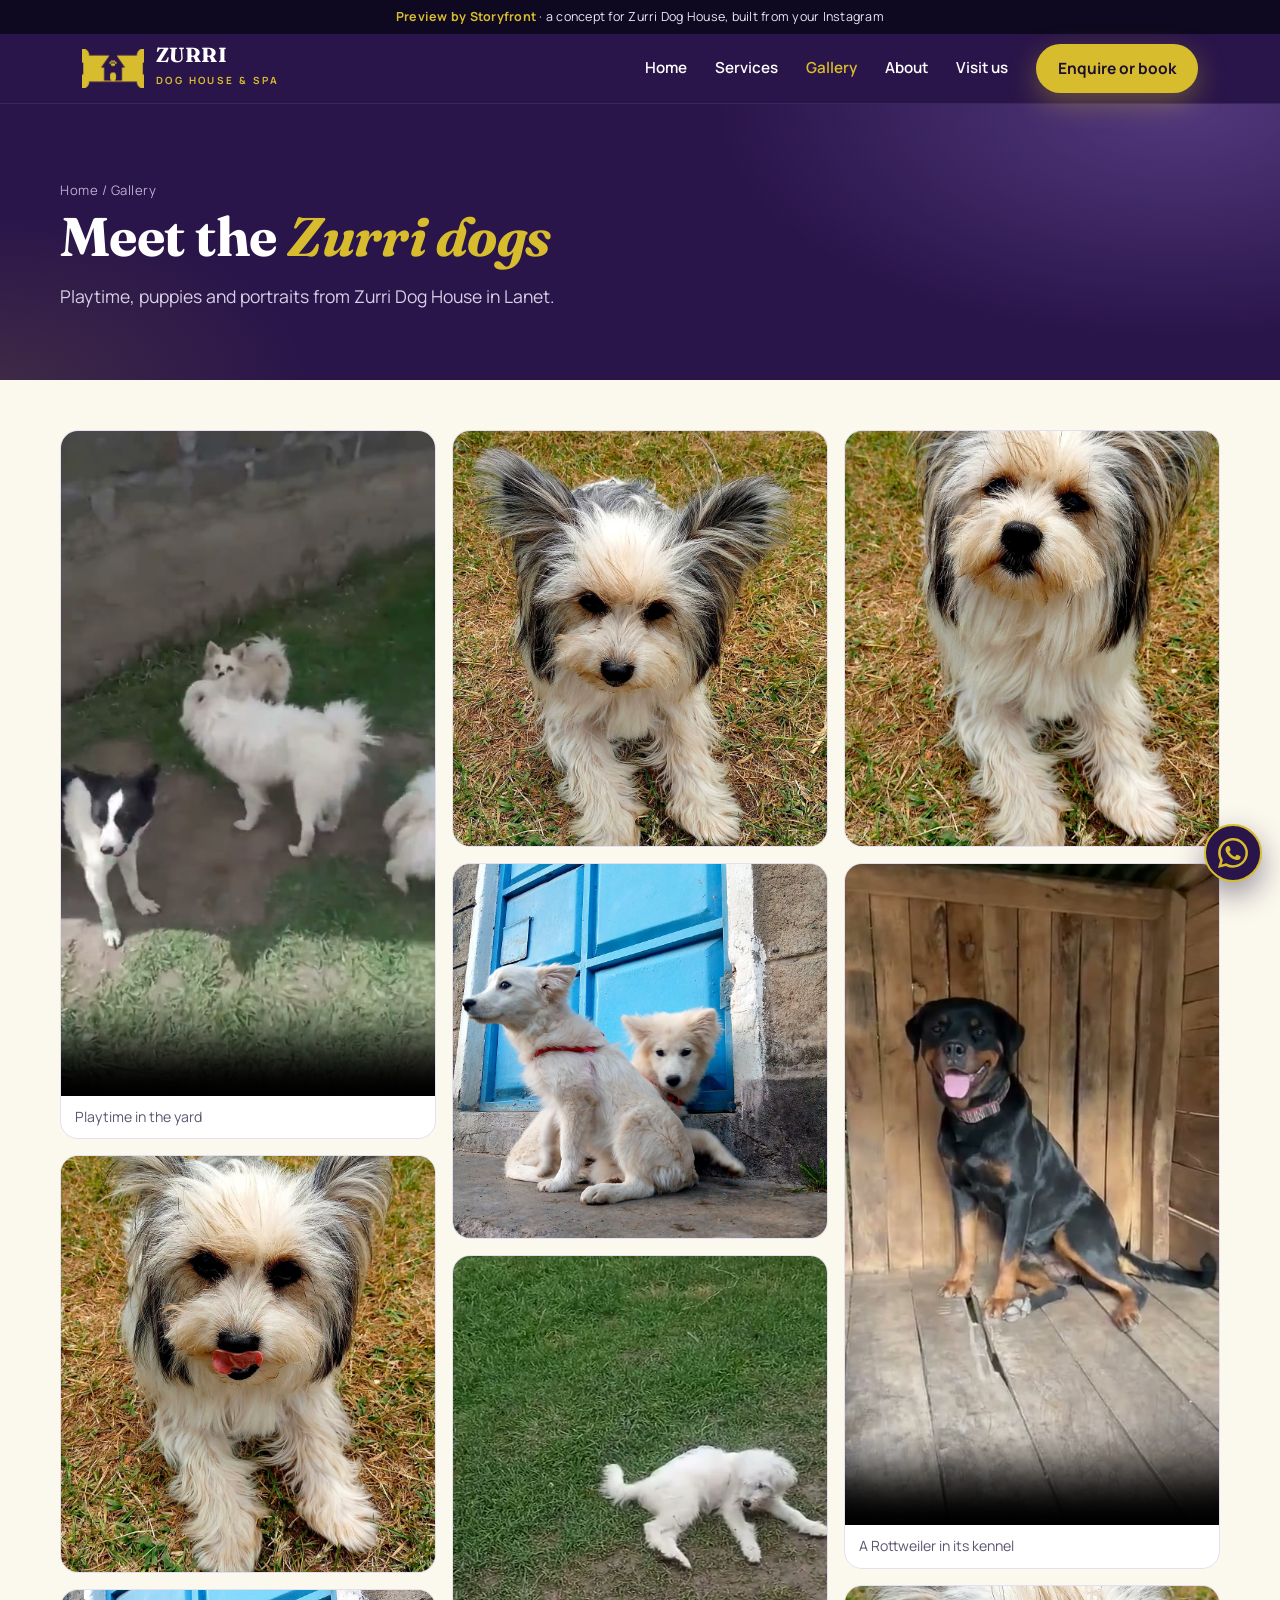
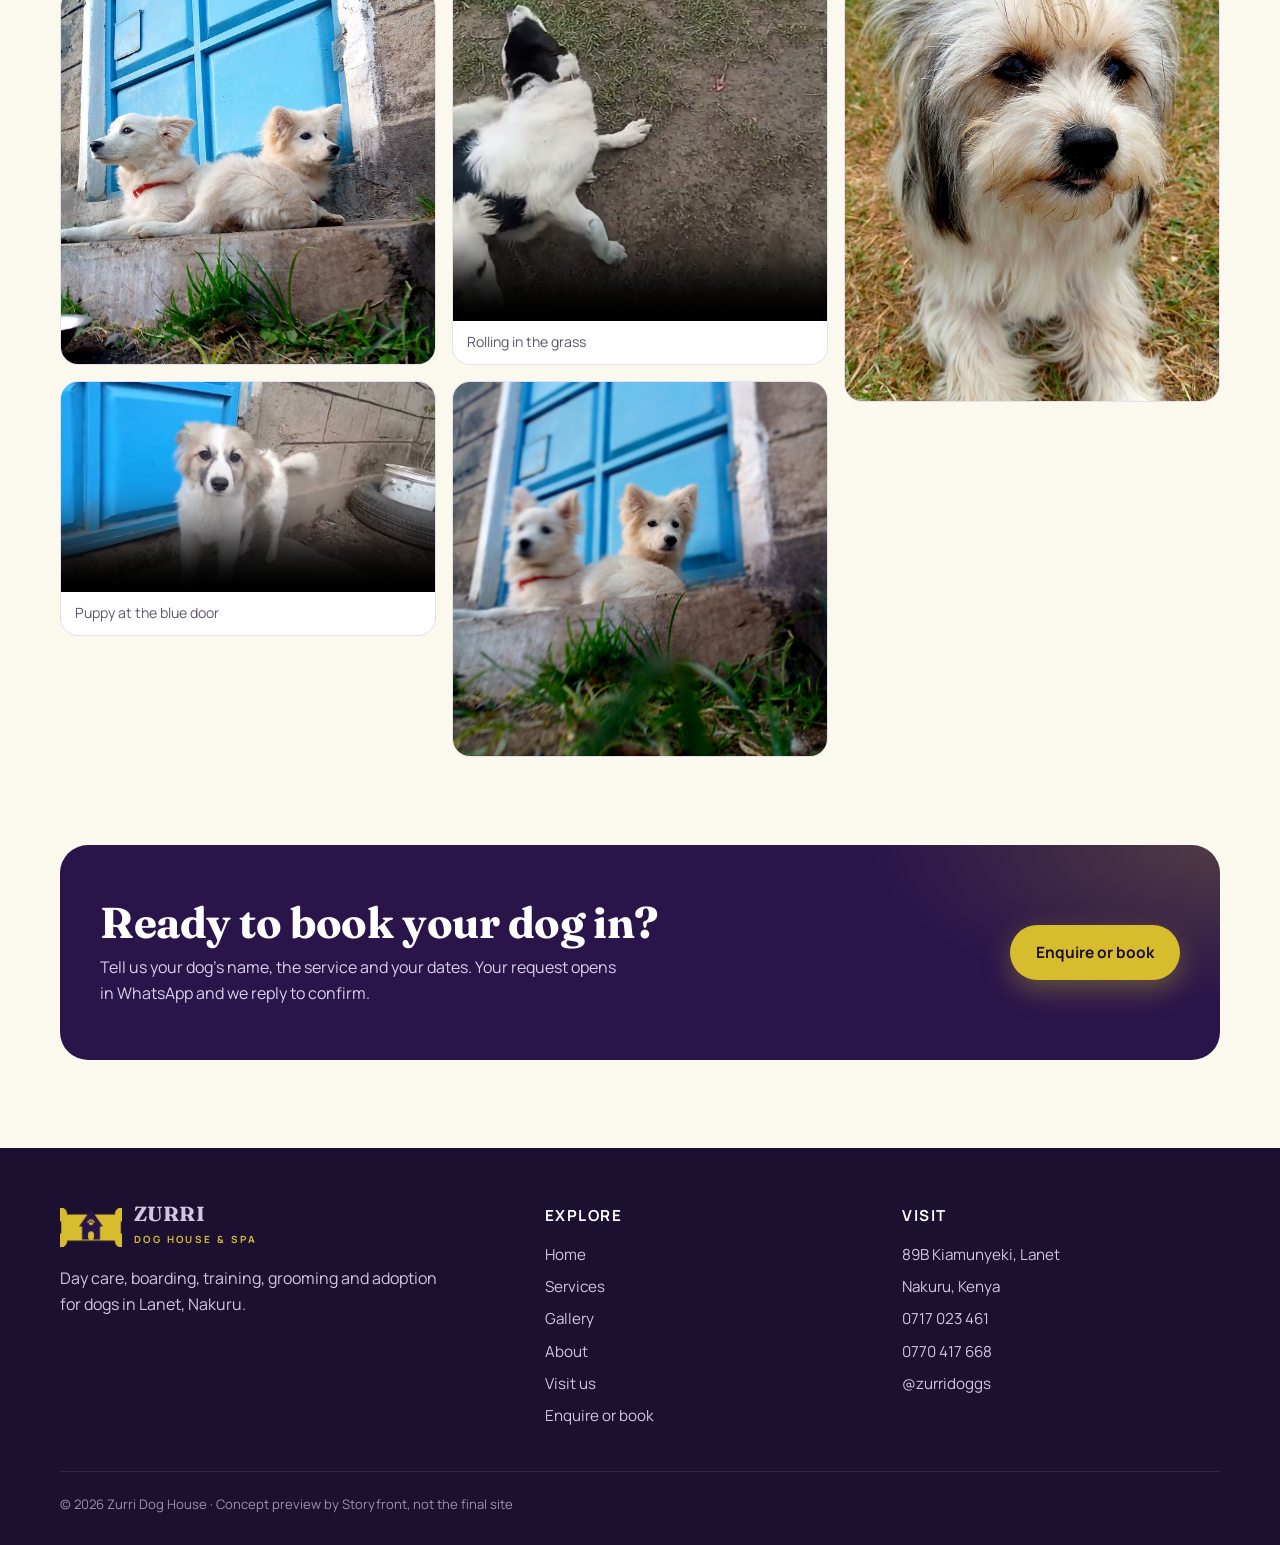
<file: gallery.html>
﻿<!DOCTYPE html>
<html lang="en"><head><meta charset="UTF-8"><meta name="viewport" content="width=device-width, initial-scale=1"><meta name="robots" content="noindex, nofollow">
<title>Gallery | Zurri Dog House & Spa</title><meta name="description" content="Photos and videos of the dogs at Zurri Dog House, Lanet, Nakuru."><meta name="theme-color" content="#2A154A">
<link rel="canonical" href="https://storyfront-studio.github.io/zurri-dog-house-review/gallery.html">
<meta property="og:type" content="website"><meta property="og:site_name" content="Zurri Dog House"><meta property="og:title" content="Gallery | Zurri Dog House & Spa"><meta property="og:description" content="Photos and videos of the dogs at Zurri Dog House, Lanet, Nakuru."><meta property="og:url" content="https://storyfront-studio.github.io/zurri-dog-house-review/gallery.html"><meta property="og:image" content="https://storyfront-studio.github.io/zurri-dog-house-review/assets/img/og-card.jpg"><meta property="og:image:width" content="1200"><meta property="og:image:height" content="630"><meta property="og:image:alt" content="Zurri Dog House and Spa, Lanet, Nakuru">
<meta name="twitter:card" content="summary_large_image"><meta name="twitter:title" content="Gallery | Zurri Dog House & Spa"><meta name="twitter:description" content="Photos and videos of the dogs at Zurri Dog House, Lanet, Nakuru."><meta name="twitter:image" content="https://storyfront-studio.github.io/zurri-dog-house-review/assets/img/og-card.jpg">
<link rel="icon" type="image/png" sizes="32x32" href="assets/img/favicon-32.png"><link rel="apple-touch-icon" href="assets/img/favicon-180.png">
<link rel="preconnect" href="https://fonts.googleapis.com"><link rel="preconnect" href="https://fonts.gstatic.com" crossorigin>
<link href="https://fonts.googleapis.com/css2?family=Fraunces:ital,opsz,wght@0,9..144,600;0,9..144,700;1,9..144,600&family=Manrope:wght@400;500;600;700;800&display=swap" rel="stylesheet">
<link rel="stylesheet" href="assets/css/style.css"></head><body>
<div class="pv"><b>Preview by Storyfront</b> &middot; a concept for Zurri Dog House, built from your Instagram</div>
<header class="hdr"><div class="hdr-in"><a class="brand" href="index.html"><img src="assets/img/logo-badge.png" alt="Zurri Dog House logo"><span><b>ZURRI</b><small>Dog House &amp; Spa</small></span></a>
<nav class="nav" id="nav"><button class="nx" aria-label="Close menu">&times;</button><a href="index.html">Home</a><a href="services.html">Services</a><a href="gallery.html" class=on>Gallery</a><a href="about.html">About</a><a href="contact.html">Visit us</a><a class="btn btn-gold" href="enquire.html">Enquire or book</a></nav>
<button class="tg" aria-label="Open menu"><span></span><span></span><span></span></button></div></header>
<section class="ph"><div class="wrap"><div class="crumb"><a href="index.html">Home</a> / Gallery</div><h1>Meet the <em>Zurri dogs</em></h1><p>Playtime, puppies and portraits from Zurri Dog House in Lanet.</p></div></section><section class="sec" style="padding-top:50px"><div class="wrap"><div class="gal"><figure class="rv"><video controls playsinline preload="none" poster="assets/media/pack.jpg"><source src="assets/media/pack.mp4" type="video/mp4"></video><figcaption>Playtime in the yard</figcaption></figure><figure class="rv"><img src="assets/img/g2.jpg" alt="A cheeky terrier with its tongue out" loading="lazy"></figure><figure class="rv"><img src="assets/img/g1.jpg" alt="Two white dogs resting on a doorstep" loading="lazy"></figure><figure class="rv"><video controls playsinline preload="none" poster="assets/media/puppy.jpg"><source src="assets/media/puppy.mp4" type="video/mp4"></video><figcaption>Puppy at the blue door</figcaption></figure><figure class="rv"><img src="assets/img/g3.jpg" alt="A terrier with big ears" loading="lazy"></figure><figure class="rv"><img src="assets/img/g5.jpg" alt="Two white puppies by a blue door" loading="lazy"></figure><figure class="rv"><video controls playsinline preload="none" poster="assets/media/play.jpg"><source src="assets/media/play.mp4" type="video/mp4"></video><figcaption>Rolling in the grass</figcaption></figure><figure class="rv"><img src="assets/img/g4.jpg" alt="Two fluffy white puppies" loading="lazy"></figure><figure class="rv"><img src="assets/img/g6.jpg" alt="A terrier with a fluffy face" loading="lazy"></figure><figure class="rv"><video controls playsinline preload="none" poster="assets/media/rottie.jpg"><source src="assets/media/rottie.mp4" type="video/mp4"></video><figcaption>A Rottweiler in its kennel</figcaption></figure><figure class="rv"><img src="assets/img/g7.jpg" alt="Portrait of a terrier" loading="lazy"></figure></div></div></section><section class="sec" style="padding-top:0"><div class="wrap"><div class="cta rv"><div><h2>Ready to book your dog in?</h2><p>Tell us your dog's name, the service and your dates. Your request opens in WhatsApp and we reply to confirm.</p></div><a class="btn btn-gold" href="enquire.html">Enquire or book</a></div></div></section>
<footer class="ftr"><div class="ftr-in"><div><a class="brand" href="index.html"><img src="assets/img/logo-badge.png" alt=""><span><b>ZURRI</b><small>Dog House &amp; Spa</small></span></a><p style="margin-top:16px;max-width:380px">Day care, boarding, training, grooming and adoption for dogs in Lanet, Nakuru.</p></div>
<div><h4>Explore</h4><ul><li><a href="index.html">Home</a></li><li><a href="services.html">Services</a></li><li><a href="gallery.html">Gallery</a></li><li><a href="about.html">About</a></li><li><a href="contact.html">Visit us</a></li><li><a href="enquire.html">Enquire or book</a></li></ul></div>
<div><h4>Visit</h4><ul><li>89B Kiamunyeki, Lanet</li><li>Nakuru, Kenya</li><li><a href="tel:+254717023461">0717 023 461</a></li><li><a href="tel:+254770417668">0770 417 668</a></li><li><a href="https://www.instagram.com/zurridoggs/" target="_blank" rel="noopener">@zurridoggs</a></li></ul></div></div>
<div class="cp">&copy; <span data-y></span> Zurri Dog House &middot; Concept preview by Storyfront, not the final site</div></footer><a class="wf" href="https://wa.me/254717023461?text=Hello%20Zurri%20Dog%20House%21%20I%20would%20like%20to%20ask%20about%20your%20services." target="_blank" rel="noopener" aria-label="Chat on WhatsApp"><svg width="20" height="20" viewBox="0 0 24 24" fill="currentColor" aria-hidden="true"><path d="M17.5 14.4c-.3-.15-1.76-.87-2.03-.97-.27-.1-.47-.15-.67.15-.2.3-.77.97-.94 1.17-.17.2-.35.22-.65.07-.3-.15-1.26-.46-2.4-1.48-.89-.79-1.49-1.77-1.66-2.07-.17-.3-.02-.46.13-.61.14-.13.3-.35.45-.52.15-.17.2-.3.3-.5.1-.2.05-.37-.02-.52-.08-.15-.68-1.63-.93-2.23-.24-.58-.49-.5-.67-.51h-.57c-.2 0-.52.07-.8.37-.27.3-1.04 1.02-1.04 2.5 0 1.47 1.07 2.9 1.22 3.1.15.2 2.1 3.2 5.1 4.49.71.3 1.27.49 1.7.63.72.23 1.37.2 1.88.12.58-.09 1.76-.72 2.01-1.42.25-.7.25-1.29.17-1.42-.07-.12-.27-.2-.57-.35zM12.05 21.8h-.01a9.87 9.87 0 0 1-5.03-1.38l-.36-.21-3.74.98 1-3.64-.24-.37a9.83 9.83 0 0 1-1.51-5.26c0-5.44 4.43-9.87 9.89-9.87a9.82 9.82 0 0 1 6.98 2.9 9.82 9.82 0 0 1 2.9 6.99c0 5.44-4.44 9.86-9.88 9.86zm8.4-18.27A11.8 11.8 0 0 0 12.04 0C5.46 0 .1 5.35.1 11.92c0 2.1.55 4.15 1.6 5.96L0 24l6.28-1.65a11.93 11.93 0 0 0 5.76 1.47h.01c6.58 0 11.93-5.35 11.93-11.93a11.86 11.86 0 0 0-3.53-8.36z"/></svg></a>
<script src="assets/js/main.js"></script></body></html>
</file>
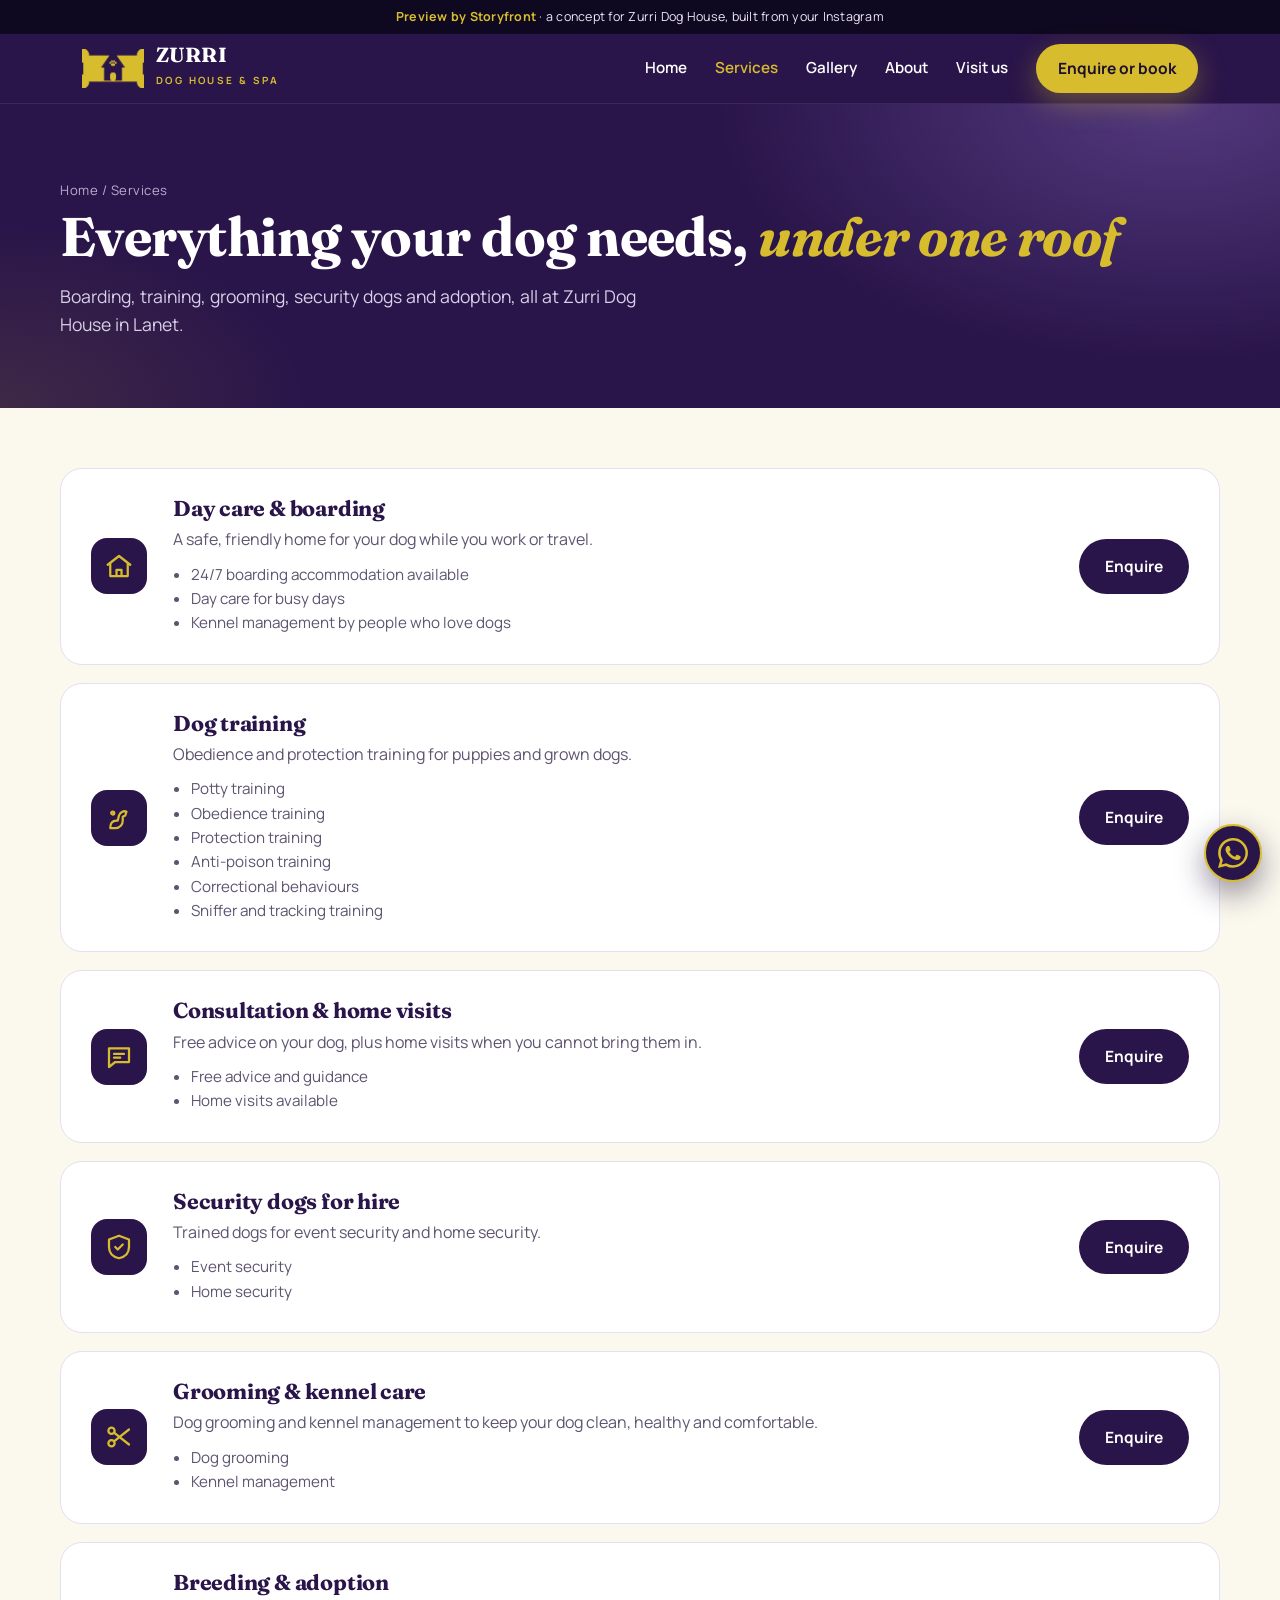
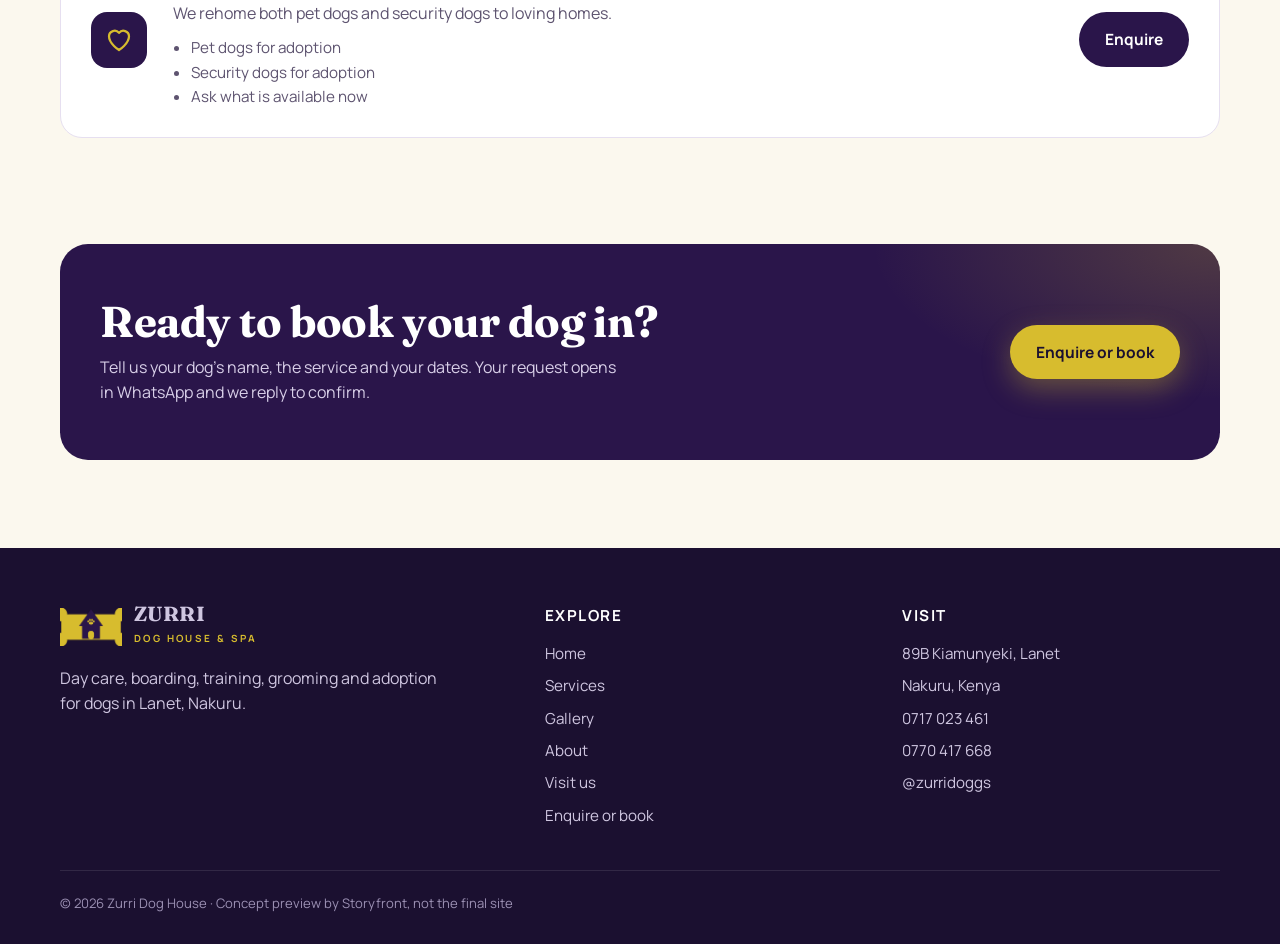
<file: services.html>
﻿<!DOCTYPE html>
<html lang="en"><head><meta charset="UTF-8"><meta name="viewport" content="width=device-width, initial-scale=1"><meta name="robots" content="noindex, nofollow">
<title>Services | Zurri Dog House & Spa</title><meta name="description" content="Dog boarding and day care, training, consultation, security dogs, grooming and adoption at Zurri Dog House, Nakuru."><meta name="theme-color" content="#2A154A">
<link rel="canonical" href="https://storyfront-studio.github.io/zurri-dog-house-review/services.html">
<meta property="og:type" content="website"><meta property="og:site_name" content="Zurri Dog House"><meta property="og:title" content="Services | Zurri Dog House & Spa"><meta property="og:description" content="Dog boarding and day care, training, consultation, security dogs, grooming and adoption at Zurri Dog House, Nakuru."><meta property="og:url" content="https://storyfront-studio.github.io/zurri-dog-house-review/services.html"><meta property="og:image" content="https://storyfront-studio.github.io/zurri-dog-house-review/assets/img/og-card.jpg"><meta property="og:image:width" content="1200"><meta property="og:image:height" content="630"><meta property="og:image:alt" content="Zurri Dog House and Spa, Lanet, Nakuru">
<meta name="twitter:card" content="summary_large_image"><meta name="twitter:title" content="Services | Zurri Dog House & Spa"><meta name="twitter:description" content="Dog boarding and day care, training, consultation, security dogs, grooming and adoption at Zurri Dog House, Nakuru."><meta name="twitter:image" content="https://storyfront-studio.github.io/zurri-dog-house-review/assets/img/og-card.jpg">
<link rel="icon" type="image/png" sizes="32x32" href="assets/img/favicon-32.png"><link rel="apple-touch-icon" href="assets/img/favicon-180.png">
<link rel="preconnect" href="https://fonts.googleapis.com"><link rel="preconnect" href="https://fonts.gstatic.com" crossorigin>
<link href="https://fonts.googleapis.com/css2?family=Fraunces:ital,opsz,wght@0,9..144,600;0,9..144,700;1,9..144,600&family=Manrope:wght@400;500;600;700;800&display=swap" rel="stylesheet">
<link rel="stylesheet" href="assets/css/style.css"></head><body>
<div class="pv"><b>Preview by Storyfront</b> &middot; a concept for Zurri Dog House, built from your Instagram</div>
<header class="hdr"><div class="hdr-in"><a class="brand" href="index.html"><img src="assets/img/logo-badge.png" alt="Zurri Dog House logo"><span><b>ZURRI</b><small>Dog House &amp; Spa</small></span></a>
<nav class="nav" id="nav"><button class="nx" aria-label="Close menu">&times;</button><a href="index.html">Home</a><a href="services.html" class=on>Services</a><a href="gallery.html">Gallery</a><a href="about.html">About</a><a href="contact.html">Visit us</a><a class="btn btn-gold" href="enquire.html">Enquire or book</a></nav>
<button class="tg" aria-label="Open menu"><span></span><span></span><span></span></button></div></header>
<section class="ph"><div class="wrap"><div class="crumb"><a href="index.html">Home</a> / Services</div><h1>Everything your dog needs, <em>under one roof</em></h1><p>Boarding, training, grooming, security dogs and adoption, all at Zurri Dog House in Lanet.</p></div></section><section class="sec" style="padding-top:60px"><div class="wrap"><article class="svc rv" id="day"><div class="ic"><svg viewBox="0 0 24 24"><path d="M3 11l9-7 9 7"/><path d="M5 10v10h14V10"/><path d="M10 20v-5h4v5"/></svg></div><div><h3>Day care & boarding</h3><p>A safe, friendly home for your dog while you work or travel.</p><ul><li>24/7 boarding accommodation available</li><li>Day care for busy days</li><li>Kennel management by people who love dogs</li></ul></div><a class="btn btn-pur" href="enquire.html?service=Day care and boarding">Enquire</a></article><article class="svc rv" id="dog"><div class="ic"><svg viewBox="0 0 24 24"><path d="M5 20c0-4 2-6 5-6h1l1-4c1-3 4-4 6-3l-1 3-2 1v3c0 3-2 6-6 6z"/><circle cx="7" cy="8" r="1.2"/></svg></div><div><h3>Dog training</h3><p>Obedience and protection training for puppies and grown dogs.</p><ul><li>Potty training</li><li>Obedience training</li><li>Protection training</li><li>Anti-poison training</li><li>Correctional behaviours</li><li>Sniffer and tracking training</li></ul></div><a class="btn btn-pur" href="enquire.html?service=Dog training">Enquire</a></article><article class="svc rv" id="consultation"><div class="ic"><svg viewBox="0 0 24 24"><path d="M4 5h16v11H9l-5 4z"/><path d="M8 9.5h8M8 12.5h5"/></svg></div><div><h3>Consultation & home visits</h3><p>Free advice on your dog, plus home visits when you cannot bring them in.</p><ul><li>Free advice and guidance</li><li>Home visits available</li></ul></div><a class="btn btn-pur" href="enquire.html?service=Consultation and home visit">Enquire</a></article><article class="svc rv" id="security"><div class="ic"><svg viewBox="0 0 24 24"><path d="M12 3l8 3v6c0 5-3.5 8-8 9-4.5-1-8-4-8-9V6z"/><path d="M9 12l2 2 4-4"/></svg></div><div><h3>Security dogs for hire</h3><p>Trained dogs for event security and home security.</p><ul><li>Event security</li><li>Home security</li></ul></div><a class="btn btn-pur" href="enquire.html?service=Security dogs for hire">Enquire</a></article><article class="svc rv" id="grooming"><div class="ic"><svg viewBox="0 0 24 24"><circle cx="6" cy="7" r="2.5"/><circle cx="6" cy="17" r="2.5"/><path d="M8 8.5L20 18M8 15.5L20 6"/></svg></div><div><h3>Grooming & kennel care</h3><p>Dog grooming and kennel management to keep your dog clean, healthy and comfortable.</p><ul><li>Dog grooming</li><li>Kennel management</li></ul></div><a class="btn btn-pur" href="enquire.html?service=Grooming and kennel care">Enquire</a></article><article class="svc rv" id="dog"><div class="ic"><svg viewBox="0 0 24 24"><path d="M12 20s-8-5-8-11a4.5 4.5 0 0 1 8-2.7A4.5 4.5 0 0 1 20 9c0 6-8 11-8 11z"/></svg></div><div><h3>Breeding & adoption</h3><p>We rehome both pet dogs and security dogs to loving homes.</p><ul><li>Pet dogs for adoption</li><li>Security dogs for adoption</li><li>Ask what is available now</li></ul></div><a class="btn btn-pur" href="enquire.html?service=Dog breeding and adoption">Enquire</a></article></div></section><section class="sec" style="padding-top:0"><div class="wrap"><div class="cta rv"><div><h2>Ready to book your dog in?</h2><p>Tell us your dog's name, the service and your dates. Your request opens in WhatsApp and we reply to confirm.</p></div><a class="btn btn-gold" href="enquire.html">Enquire or book</a></div></div></section>
<footer class="ftr"><div class="ftr-in"><div><a class="brand" href="index.html"><img src="assets/img/logo-badge.png" alt=""><span><b>ZURRI</b><small>Dog House &amp; Spa</small></span></a><p style="margin-top:16px;max-width:380px">Day care, boarding, training, grooming and adoption for dogs in Lanet, Nakuru.</p></div>
<div><h4>Explore</h4><ul><li><a href="index.html">Home</a></li><li><a href="services.html">Services</a></li><li><a href="gallery.html">Gallery</a></li><li><a href="about.html">About</a></li><li><a href="contact.html">Visit us</a></li><li><a href="enquire.html">Enquire or book</a></li></ul></div>
<div><h4>Visit</h4><ul><li>89B Kiamunyeki, Lanet</li><li>Nakuru, Kenya</li><li><a href="tel:+254717023461">0717 023 461</a></li><li><a href="tel:+254770417668">0770 417 668</a></li><li><a href="https://www.instagram.com/zurridoggs/" target="_blank" rel="noopener">@zurridoggs</a></li></ul></div></div>
<div class="cp">&copy; <span data-y></span> Zurri Dog House &middot; Concept preview by Storyfront, not the final site</div></footer><a class="wf" href="https://wa.me/254717023461?text=Hello%20Zurri%20Dog%20House%21%20I%20would%20like%20to%20ask%20about%20your%20services." target="_blank" rel="noopener" aria-label="Chat on WhatsApp"><svg width="20" height="20" viewBox="0 0 24 24" fill="currentColor" aria-hidden="true"><path d="M17.5 14.4c-.3-.15-1.76-.87-2.03-.97-.27-.1-.47-.15-.67.15-.2.3-.77.97-.94 1.17-.17.2-.35.22-.65.07-.3-.15-1.26-.46-2.4-1.48-.89-.79-1.49-1.77-1.66-2.07-.17-.3-.02-.46.13-.61.14-.13.3-.35.45-.52.15-.17.2-.3.3-.5.1-.2.05-.37-.02-.52-.08-.15-.68-1.63-.93-2.23-.24-.58-.49-.5-.67-.51h-.57c-.2 0-.52.07-.8.37-.27.3-1.04 1.02-1.04 2.5 0 1.47 1.07 2.9 1.22 3.1.15.2 2.1 3.2 5.1 4.49.71.3 1.27.49 1.7.63.72.23 1.37.2 1.88.12.58-.09 1.76-.72 2.01-1.42.25-.7.25-1.29.17-1.42-.07-.12-.27-.2-.57-.35zM12.05 21.8h-.01a9.87 9.87 0 0 1-5.03-1.38l-.36-.21-3.74.98 1-3.64-.24-.37a9.83 9.83 0 0 1-1.51-5.26c0-5.44 4.43-9.87 9.89-9.87a9.82 9.82 0 0 1 6.98 2.9 9.82 9.82 0 0 1 2.9 6.99c0 5.44-4.44 9.86-9.88 9.86zm8.4-18.27A11.8 11.8 0 0 0 12.04 0C5.46 0 .1 5.35.1 11.92c0 2.1.55 4.15 1.6 5.96L0 24l6.28-1.65a11.93 11.93 0 0 0 5.76 1.47h.01c6.58 0 11.93-5.35 11.93-11.93a11.86 11.86 0 0 0-3.53-8.36z"/></svg></a>
<script src="assets/js/main.js"></script></body></html>
</file>
<file: assets/css/style.css>
*{box-sizing:border-box;margin:0;padding:0}html{scroll-behavior:smooth;scroll-padding-top:90px}
:root{--pur:#2A154A;--ink:#1B1030;--gld:#D7BC2E;--lil:#7A5CB0;--crm:#FBF8EE;--mut:#5E5470;--line:#E6DFF0}
body{font-family:'Manrope',system-ui,sans-serif;color:var(--ink);background:var(--crm);line-height:1.6;-webkit-font-smoothing:antialiased}
img{max-width:100%;display:block}a{color:inherit;text-decoration:none}
h1,h2,h3{font-family:'Fraunces',Georgia,serif;line-height:1.12;letter-spacing:-.01em}
.pv{background:#0E0820;color:#EDE6F7;text-align:center;font-size:.78rem;padding:7px 12px;letter-spacing:.02em}.pv b{color:var(--gld)}
.hdr{position:sticky;top:0;z-index:50;background:var(--pur);color:#fff;border-bottom:1px solid rgba(255,255,255,.08)}
.hdr-in{max-width:1160px;margin:0 auto;padding:10px 22px;display:flex;align-items:center;justify-content:space-between;gap:16px}
.brand{display:flex;align-items:center;gap:12px}.brand img{width:62px;height:auto}.brand b{font-family:'Fraunces',serif;font-size:1.28rem;letter-spacing:.02em;display:block;line-height:1}.brand small{font-size:.62rem;letter-spacing:.24em;text-transform:uppercase;color:var(--gld);font-weight:700}
.nav{display:flex;align-items:center;gap:28px;font-weight:600;font-size:.95rem}.nav a:hover{color:var(--gld)}
.btn{display:inline-flex;align-items:center;gap:9px;padding:13px 24px;border-radius:999px;font-weight:700;font-size:.97rem;border:2px solid transparent;cursor:pointer;transition:transform .18s,box-shadow .18s,background .18s}
.btn:hover{transform:translateY(-2px)}.btn-gold{background:var(--gld);color:var(--ink);box-shadow:0 10px 28px rgba(215,188,46,.35)}.btn-gold:hover{background:#E4CB45}
.btn-line{border-color:rgba(255,255,255,.55);color:#fff}.btn-line:hover{background:rgba(255,255,255,.12)}.btn-pur{background:var(--pur);color:#fff}
.nav .btn{padding:10px 20px}.tg{display:none;background:none;border:0;padding:8px;cursor:pointer}.tg span{display:block;width:26px;height:2.5px;background:#fff;margin:5px 0;border-radius:2px}.nx{display:none}
.hero{position:relative;min-height:clamp(560px,86vh,780px);display:flex;align-items:center;color:#fff;background:#1B1030 url(../img/hero-wide.jpg) 72% center/cover no-repeat;isolation:isolate}
.hero::before{content:"";position:absolute;inset:0;z-index:-1;background:linear-gradient(95deg,rgba(27,16,48,.94) 0%,rgba(42,21,74,.86) 34%,rgba(42,21,74,.35) 62%,rgba(42,21,74,0) 82%)}
.hero-in{max-width:1160px;margin:0 auto;padding:70px 22px;width:100%}.hero-copy{max-width:560px}
.eyebrow{display:inline-block;font-size:.78rem;font-weight:800;letter-spacing:.22em;text-transform:uppercase;color:var(--gld);margin-bottom:16px}
.hero h1{font-size:clamp(2.5rem,5.6vw,4.3rem);font-weight:700;margin-bottom:20px}.hero h1 em{color:var(--gld);font-style:italic}
.hero p{font-size:1.14rem;color:#EDE6F7;max-width:480px;margin-bottom:30px}.ctas{display:flex;flex-wrap:wrap;gap:14px}
.chips{display:flex;flex-wrap:wrap;gap:10px;margin-top:34px}.chip{background:rgba(255,255,255,.12);border:1px solid rgba(255,255,255,.22);backdrop-filter:blur(6px);padding:8px 15px;border-radius:999px;font-size:.86rem;font-weight:600}.chip b{color:var(--gld)}
.sec{padding:88px 22px}.wrap{max-width:1160px;margin:0 auto}.ctr{text-align:center}.sec h2{font-size:clamp(1.9rem,3.6vw,2.7rem);margin-bottom:14px;color:var(--pur)}.lead{color:var(--mut);font-size:1.08rem;max-width:620px}.ctr .lead{margin:0 auto}
.eb2{display:block;font-size:.78rem;font-weight:800;letter-spacing:.22em;text-transform:uppercase;color:#8A6A22;margin-bottom:12px}
.grid{display:grid;grid-template-columns:repeat(3,1fr);gap:22px;margin-top:46px}
.card{background:#fff;border:1px solid var(--line);border-radius:20px;padding:30px 28px;box-shadow:0 1px 0 rgba(42,21,74,.04);transition:transform .22s,box-shadow .22s}.card:hover{transform:translateY(-5px);box-shadow:0 22px 48px -22px rgba(42,21,74,.35)}
.ic{width:56px;height:56px;border-radius:16px;background:var(--pur);display:grid;place-items:center;margin-bottom:20px}.ic svg{width:30px;height:30px;stroke:var(--gld);fill:none;stroke-width:1.8;stroke-linecap:round;stroke-linejoin:round}
.card h3{font-size:1.28rem;color:var(--pur);margin-bottom:8px}.card p{color:var(--mut);font-size:.97rem}.card .more{display:inline-block;margin-top:16px;font-weight:700;color:var(--pur);font-size:.93rem}.card .more:hover{color:#8A6A22}
.band{background:var(--pur);color:#fff;background-image:radial-gradient(60% 90% at 90% 0,rgba(122,92,176,.45),transparent 60%)}
.about{display:grid;grid-template-columns:1fr 1fr;gap:56px;align-items:center}.about img{border-radius:24px;aspect-ratio:1/1;object-fit:cover;box-shadow:0 30px 60px -28px rgba(0,0,0,.6)}
.band h2{color:#fff}.band .lead{color:#D8CFE8}.list{list-style:none;margin-top:24px;display:grid;gap:12px}.list li{display:flex;gap:12px;align-items:flex-start;font-weight:600}.list li::before{content:"";flex:0 0 22px;height:22px;margin-top:2px;border-radius:50%;background:var(--gld) url("data:image/svg+xml,%3Csvg xmlns='http://www.w3.org/2000/svg' viewBox='0 0 24 24'%3E%3Cpath d='M6 12.5l4 4 8-9' fill='none' stroke='%231B1030' stroke-width='3' stroke-linecap='round' stroke-linejoin='round'/%3E%3C/svg%3E") center/70% no-repeat}
.train{display:flex;flex-wrap:wrap;gap:10px;justify-content:center;margin-top:34px}.train span{background:#fff;border:1px solid var(--line);padding:11px 18px;border-radius:999px;font-weight:700;color:var(--pur);font-size:.95rem}
.hours{display:grid;grid-template-columns:1.1fr .9fr;gap:30px;margin-top:44px}.box{background:#fff;border:1px solid var(--line);border-radius:22px;padding:32px}.box h3{color:var(--pur);font-size:1.3rem;margin-bottom:16px}
.row{display:flex;justify-content:space-between;gap:12px;padding:12px 0;border-bottom:1px dashed var(--line);font-weight:600}.row:last-child{border:0}.row span:last-child{color:var(--mut);text-align:right}
.cta{background:var(--pur);border-radius:28px;padding:54px 40px;color:#fff;display:flex;align-items:center;justify-content:space-between;gap:30px;background-image:radial-gradient(50% 120% at 100% 0,rgba(215,188,46,.22),transparent 60%)}.cta h2{color:#fff;margin-bottom:8px}.cta p{color:#D8CFE8;max-width:520px}
.ftr{background:var(--ink);color:#CFC6E0;padding:56px 22px 30px}.ftr-in{max-width:1160px;margin:0 auto;display:grid;grid-template-columns:1.4fr 1fr 1fr;gap:40px}.ftr h4{color:#fff;margin-bottom:14px;font-size:.95rem;letter-spacing:.1em;text-transform:uppercase}.ftr li{list-style:none;margin:8px 0;font-size:.95rem}.ftr a:hover{color:var(--gld)}
.cp{max-width:1160px;margin:34px auto 0;padding-top:22px;border-top:1px solid rgba(255,255,255,.1);font-size:.82rem;color:#9B90B3}
.wf{position:fixed;right:18px;bottom:18px;z-index:40;width:58px;height:58px;border-radius:50%;background:#25D366;display:grid;place-items:center;color:#fff;box-shadow:0 12px 30px rgba(0,0,0,.35)}.wf svg{width:30px;height:30px}
.fc{background:#fff;border:1px solid var(--line);border-radius:22px;padding:34px;max-width:620px;margin:40px auto 0;box-shadow:0 30px 60px -36px rgba(42,21,74,.4)}label{display:block;font-weight:700;font-size:.9rem;margin:16px 0 6px;color:var(--pur)}
input,select,textarea{width:100%;font:inherit;padding:13px 14px;border:1.5px solid var(--line);border-radius:12px;background:var(--crm);color:var(--ink)}input:focus,select:focus,textarea:focus{outline:none;border-color:var(--lil);box-shadow:0 0 0 4px rgba(122,92,176,.15)}
.fc .btn{width:100%;justify-content:center;margin-top:22px;background:#25D366;color:#fff}.hint{font-size:.82rem;color:var(--mut);margin-top:12px;text-align:center}
.rv{opacity:0;transform:translateY(18px);transition:opacity .6s,transform .6s}.rv.in{opacity:1;transform:none}
@media(max-width:900px){.grid{grid-template-columns:1fr 1fr}.about,.hours{grid-template-columns:1fr}.about{gap:34px}.cta{flex-direction:column;align-items:flex-start;padding:40px 28px}.ftr-in{grid-template-columns:1fr 1fr}.ftr-in>div:first-child{grid-column:1/-1}}
@media(max-width:840px){.tg{display:block}.hdr{backdrop-filter:none}
.nav{position:fixed;inset:0;height:100vh;height:100dvh;background:var(--ink);flex-direction:column;justify-content:center;gap:30px;font-size:1.4rem;transform:translateX(100%);transition:transform .28s ease;z-index:80;overflow-y:auto}.nav.open{transform:none}.nav .btn{font-size:1.05rem;padding:14px 28px}
.nx{display:block;position:absolute;top:18px;right:20px;background:none;border:0;color:#fff;font-size:2.2rem;cursor:pointer}
.hero{background:#1B1030 url(../img/hero-tall.jpg) top center/100% auto no-repeat;align-items:flex-end;min-height:max(840px,100svh)}.hero::before{background:linear-gradient(0deg,#1B1030 0%,#1B1030 48%,rgba(27,16,48,.6) 56%,rgba(27,16,48,0) 66%)}.hero-in{padding:40px 20px 44px}.sec{padding:64px 20px}}
@media(max-width:600px){.grid{grid-template-columns:1fr}.brand img{width:52px}.brand b{font-size:1.1rem}.ftr-in{grid-template-columns:1fr}}
@media(prefers-reduced-motion:reduce){.rv{opacity:1;transform:none;transition:none}html{scroll-behavior:auto}}

/* v3: brand-coloured WhatsApp button + multi-page styles */
.wf{background:var(--pur);color:var(--gld);border:2px solid var(--gld);box-shadow:0 12px 30px rgba(27,16,48,.45)}.wf:hover{background:var(--gld);color:var(--pur)}
.fc .btn{background:var(--gld);color:var(--ink);box-shadow:0 10px 28px rgba(215,188,46,.3)}
.nav a.on:not(.btn){color:var(--gld)}
.ph{background:var(--pur);color:#fff;background-image:radial-gradient(60% 140% at 92% 0,rgba(122,92,176,.5),transparent 60%),radial-gradient(40% 100% at 0 100%,rgba(215,188,46,.12),transparent 60%);padding:76px 22px 70px}
.ph .wrap{max-width:1160px}.ph h1{font-size:clamp(2.2rem,4.6vw,3.4rem);margin:6px 0 14px}.ph h1 em{color:var(--gld);font-style:italic}.ph p{color:#D8CFE8;max-width:620px;font-size:1.1rem}.crumb{font-size:.82rem;color:#B9AED0;letter-spacing:.04em}.crumb a:hover{color:var(--gld)}
.svc{display:grid;grid-template-columns:auto 1fr auto;gap:26px;align-items:center;background:#fff;border:1px solid var(--line);border-radius:22px;padding:28px 30px;margin-bottom:18px;transition:transform .22s,box-shadow .22s}.svc:hover{transform:translateY(-3px);box-shadow:0 22px 48px -24px rgba(42,21,74,.35)}
.svc .ic{margin:0}.svc h3{font-size:1.35rem;color:var(--pur);margin-bottom:6px}.svc p{color:var(--mut)}.svc ul{margin:10px 0 0 18px;color:var(--mut);font-size:.95rem}
.vals{display:grid;grid-template-columns:repeat(3,1fr);gap:22px;margin-top:40px}
.tx{display:flex;gap:14px;flex-wrap:wrap;margin-top:26px}
@media(max-width:900px){.vals{grid-template-columns:1fr}.svc{grid-template-columns:1fr;gap:16px}.svc .btn{justify-self:start}}
@media(max-width:840px){.ph{padding:52px 20px 48px}}

/* v4: gallery, video band */
.gal{columns:3 280px;column-gap:16px}.gal figure{break-inside:avoid;margin:0 0 16px;border-radius:18px;overflow:hidden;background:#fff;border:1px solid var(--line)}.gal img,.gal video{width:100%;display:block}
.gal figcaption{padding:10px 14px;font-size:.88rem;color:var(--mut)}
.vband{position:relative;min-height:460px;display:flex;align-items:center;color:#fff;overflow:hidden;isolation:isolate;background:#1B1030}
.vband video{position:absolute;inset:0;width:100%;height:100%;object-fit:cover;z-index:-2}.vband::before{content:"";position:absolute;inset:0;z-index:-1;background:linear-gradient(90deg,rgba(27,16,48,.9),rgba(42,21,74,.55) 55%,rgba(42,21,74,.15))}
.vband h2{font-size:clamp(2rem,4vw,3rem);margin:8px 0 14px;color:#fff}.vband p{max-width:480px;color:#EDE6F7;margin-bottom:24px}
.strip{display:grid;grid-template-columns:repeat(4,1fr);gap:14px;margin-top:34px}.strip img{width:100%;aspect-ratio:1;object-fit:cover;border-radius:18px;display:block}
@media(max-width:760px){.strip{grid-template-columns:repeat(2,1fr)}.vband{min-height:420px}.vband::before{background:linear-gradient(0deg,rgba(27,16,48,.92),rgba(42,21,74,.55))}.vband{align-items:flex-end;padding-bottom:30px}}
@media(prefers-reduced-motion:reduce){.vband video{display:none}}
</file>
